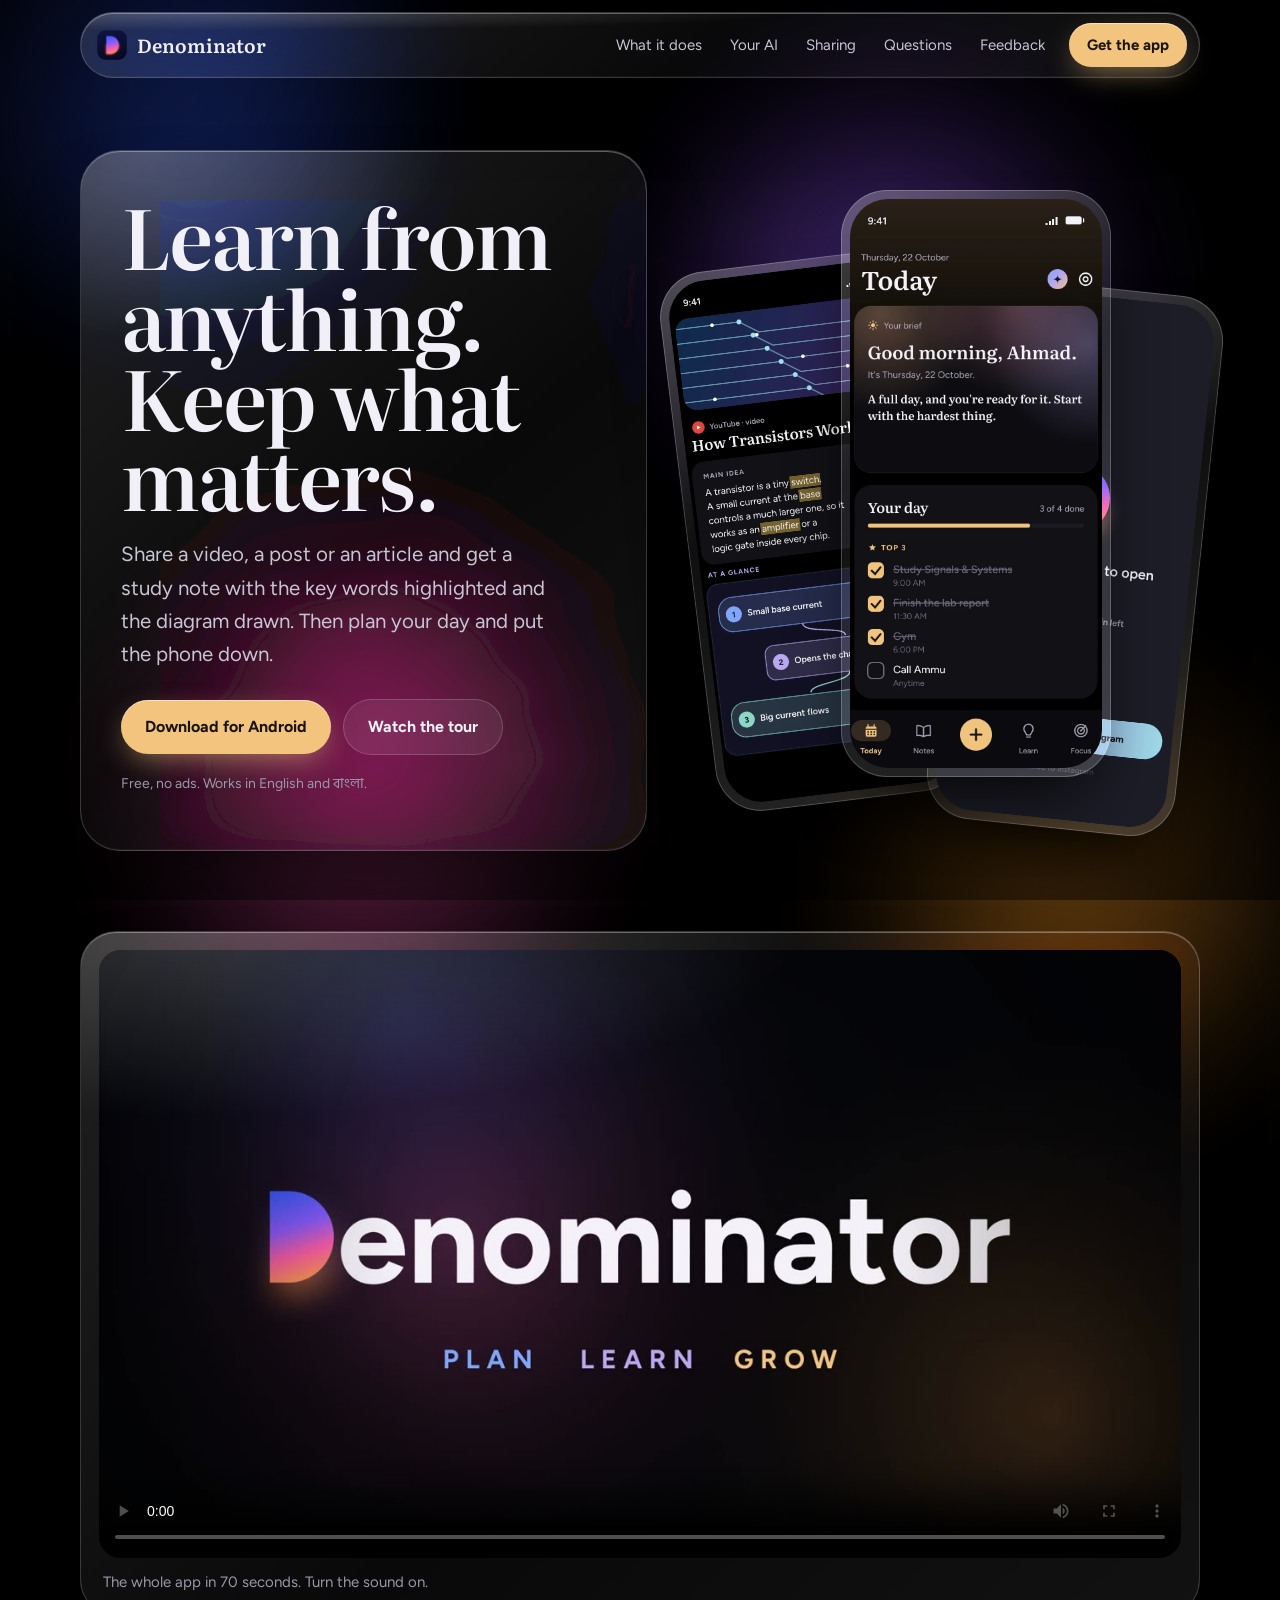
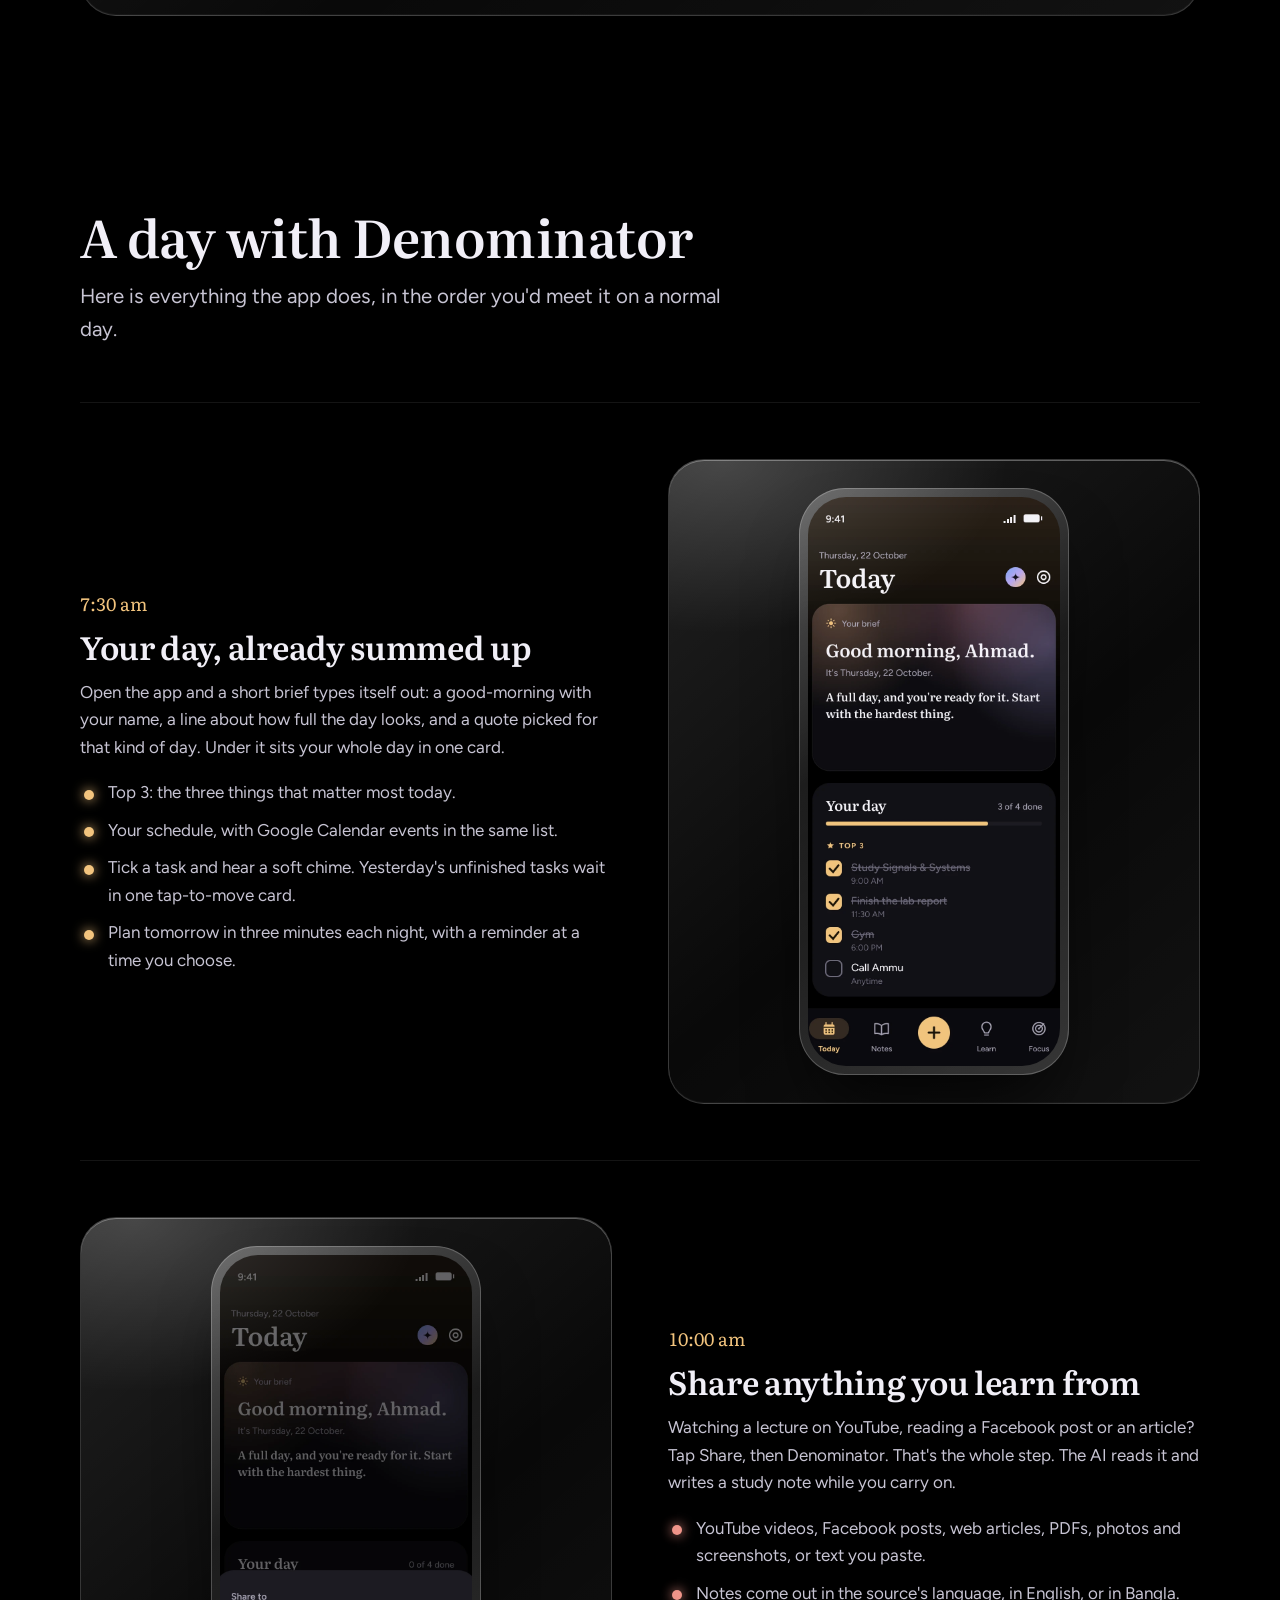
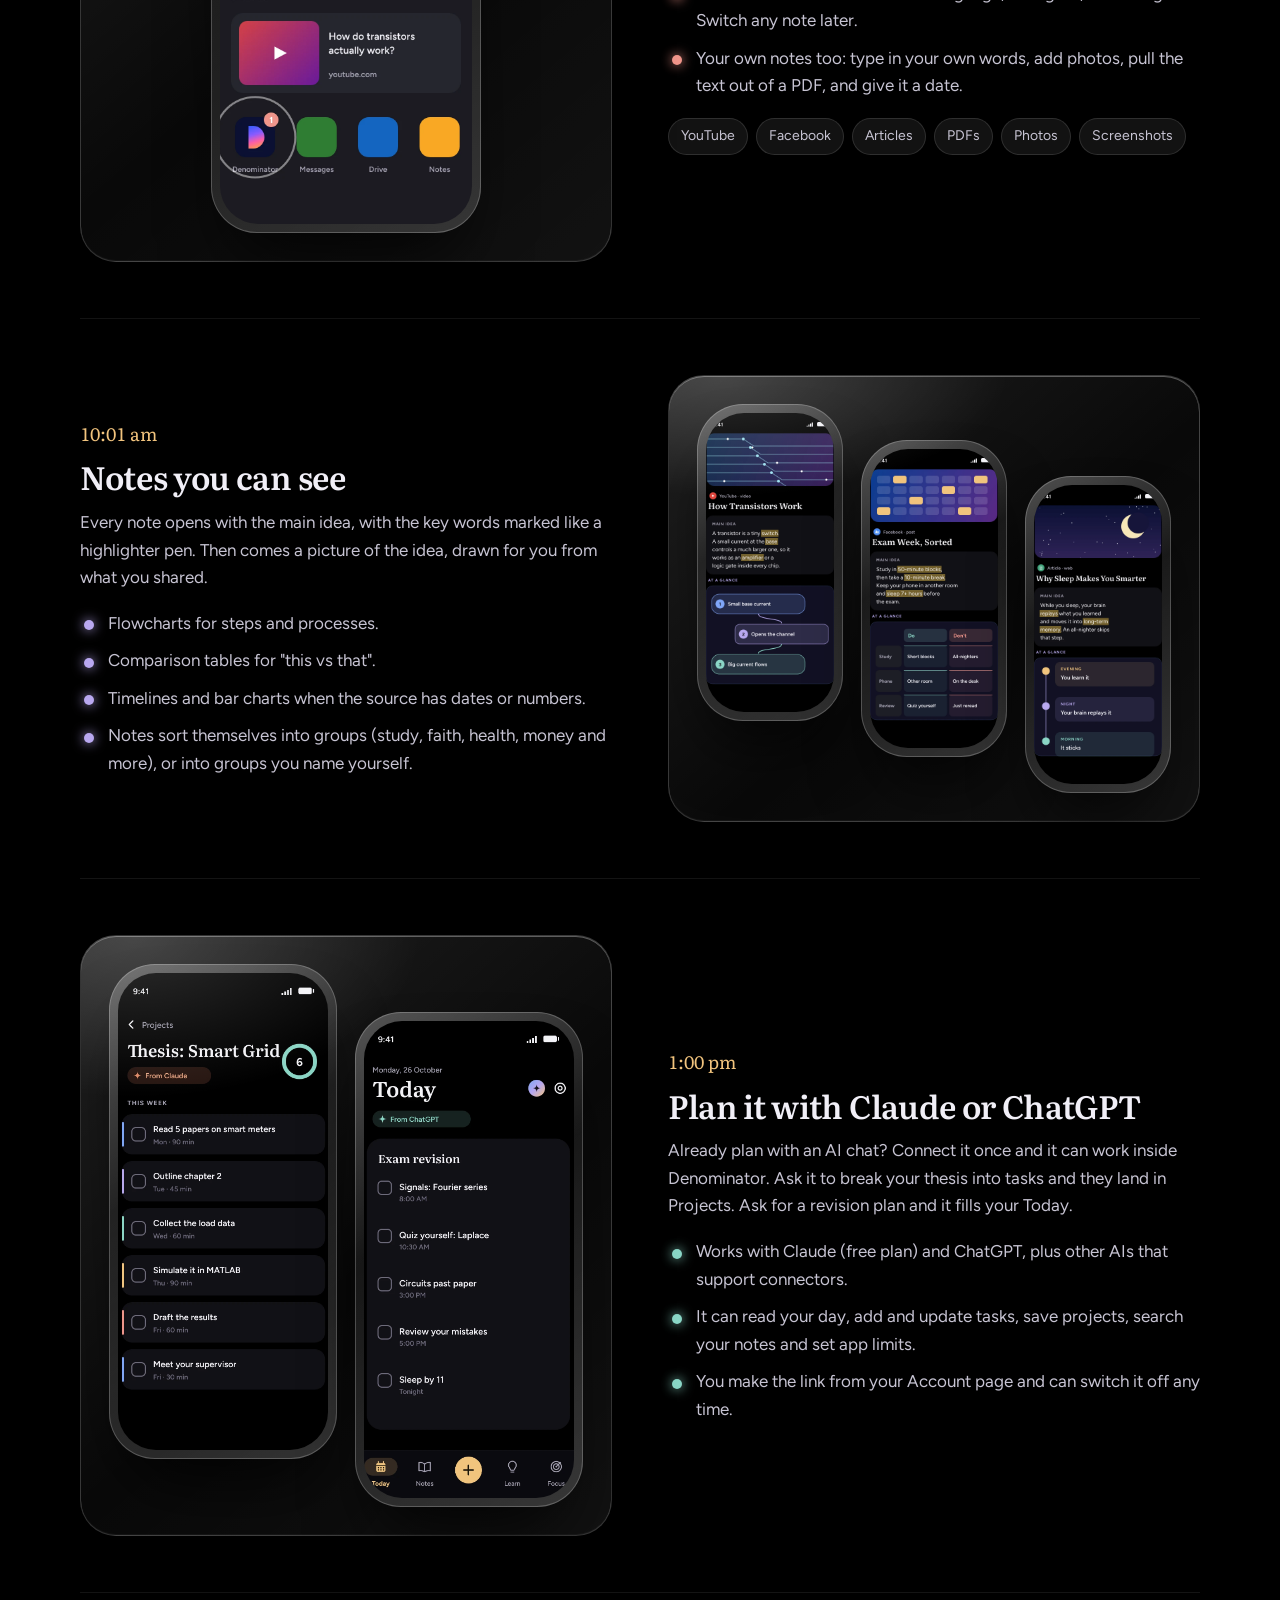
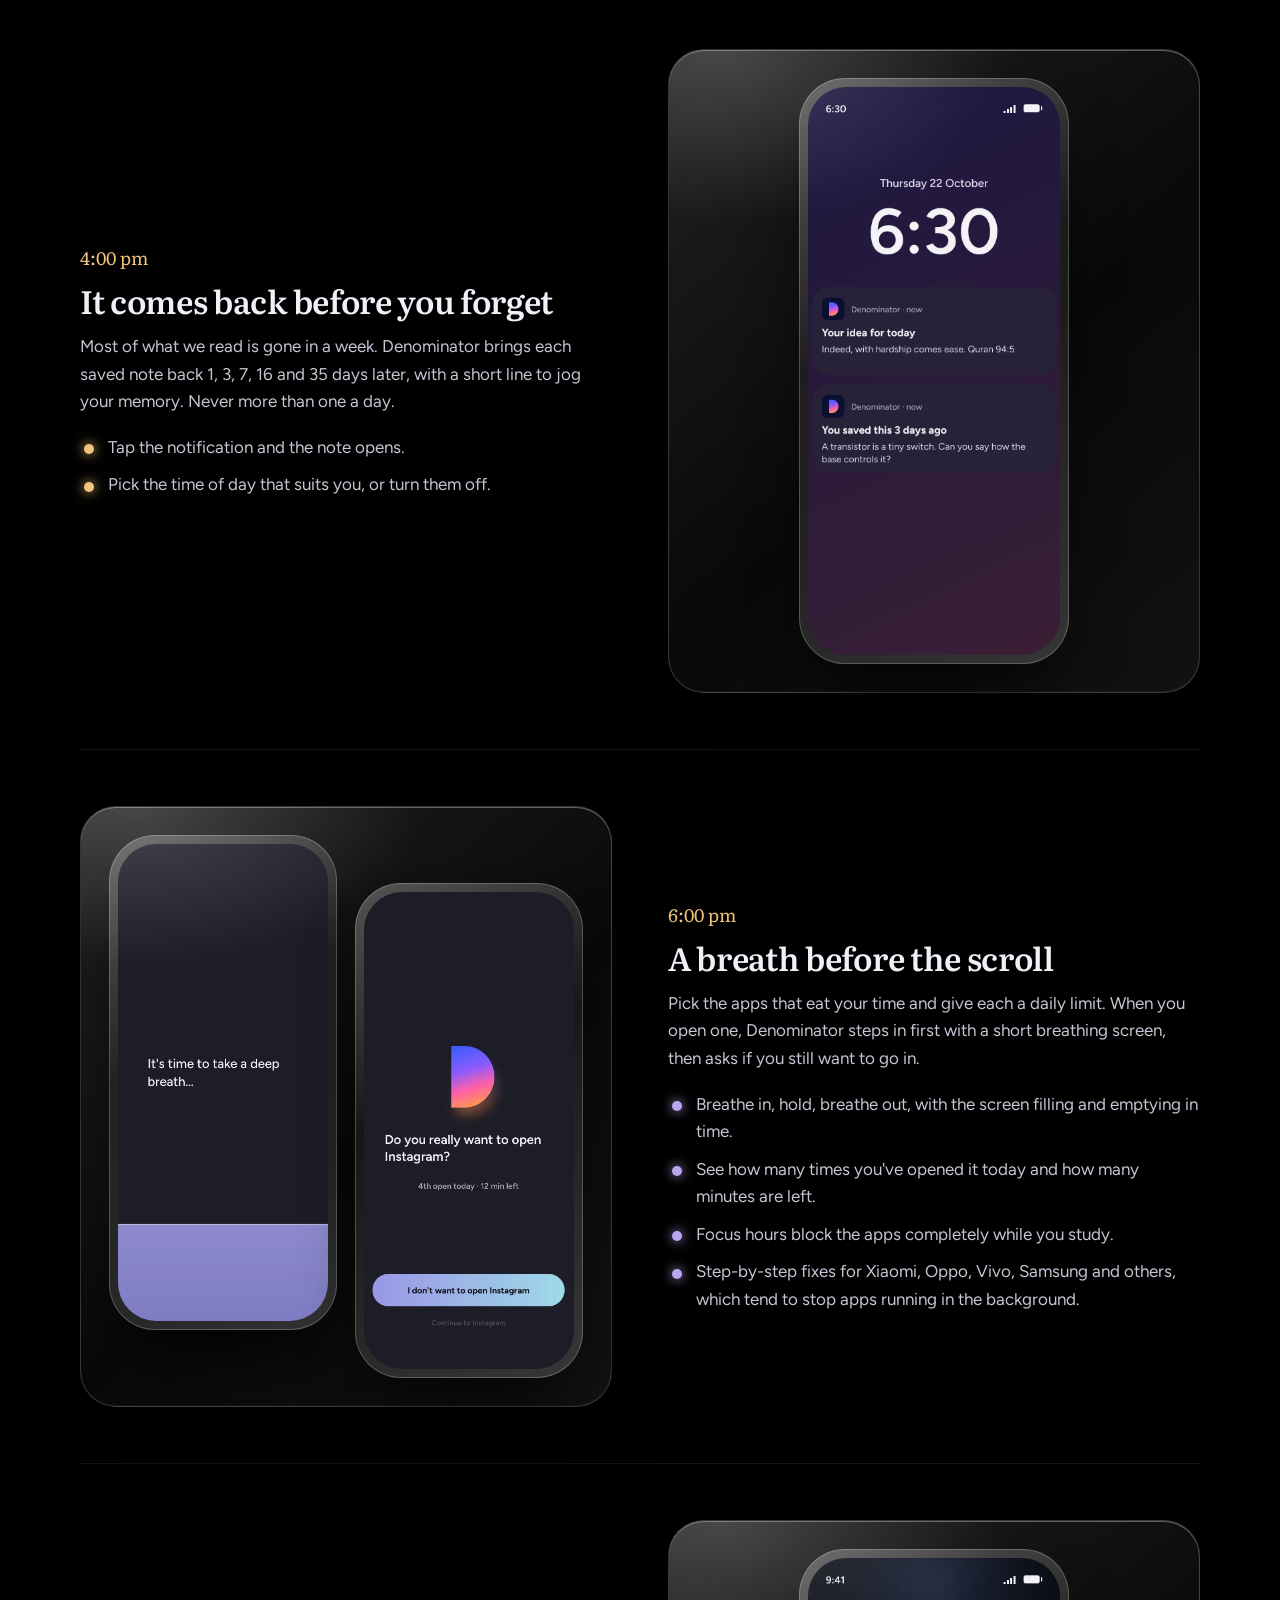
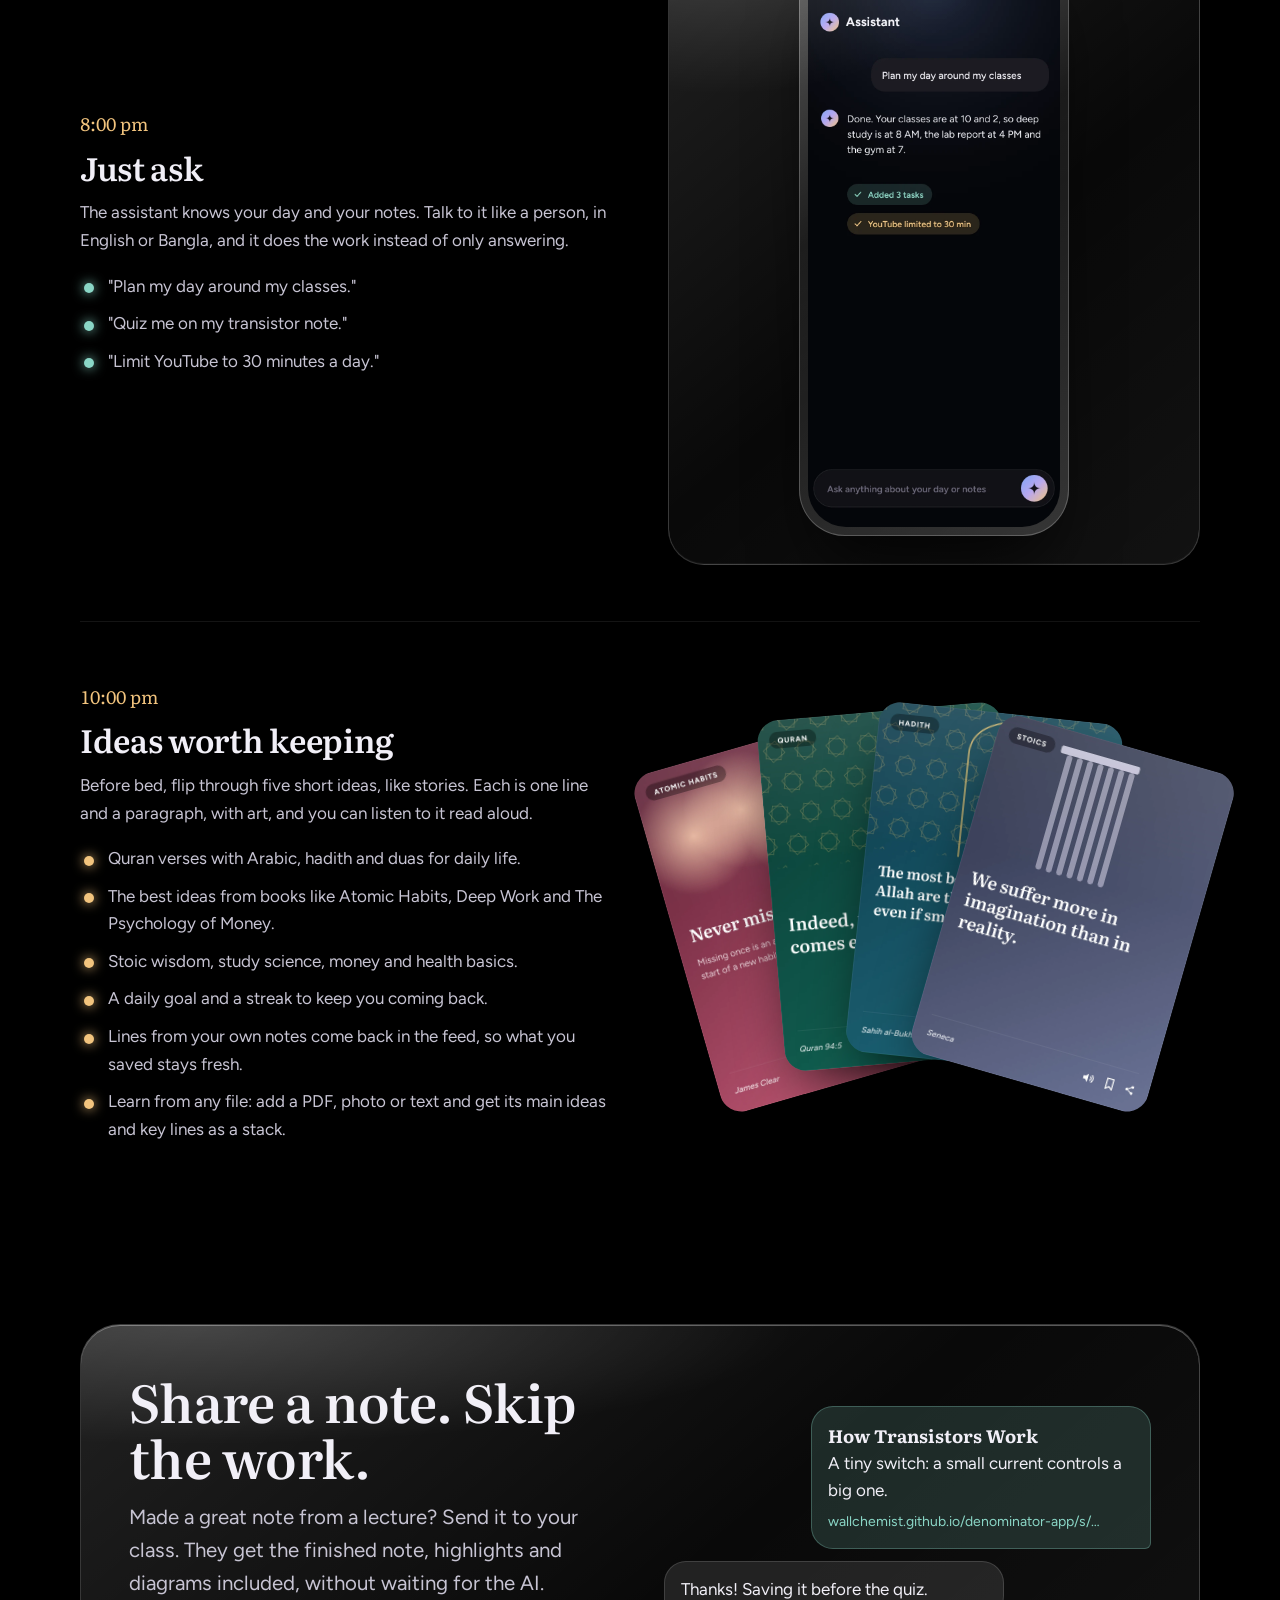
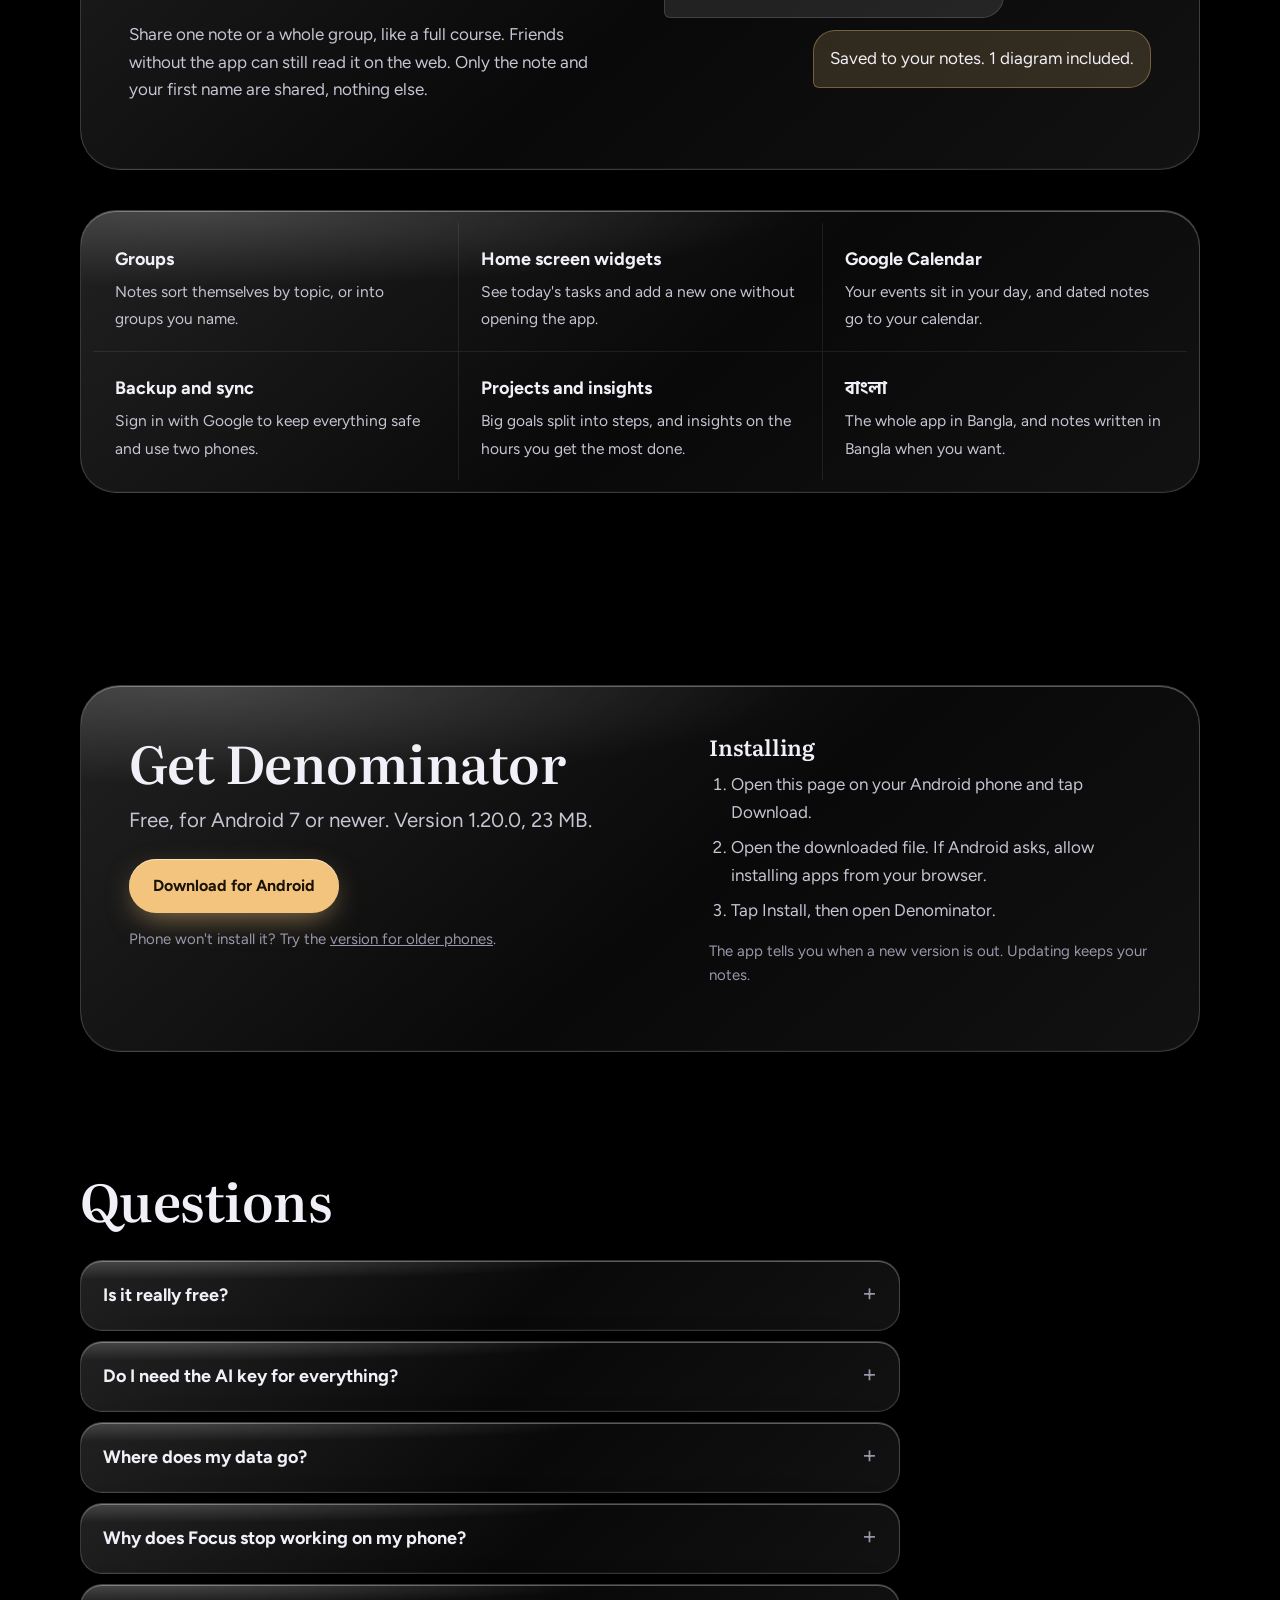
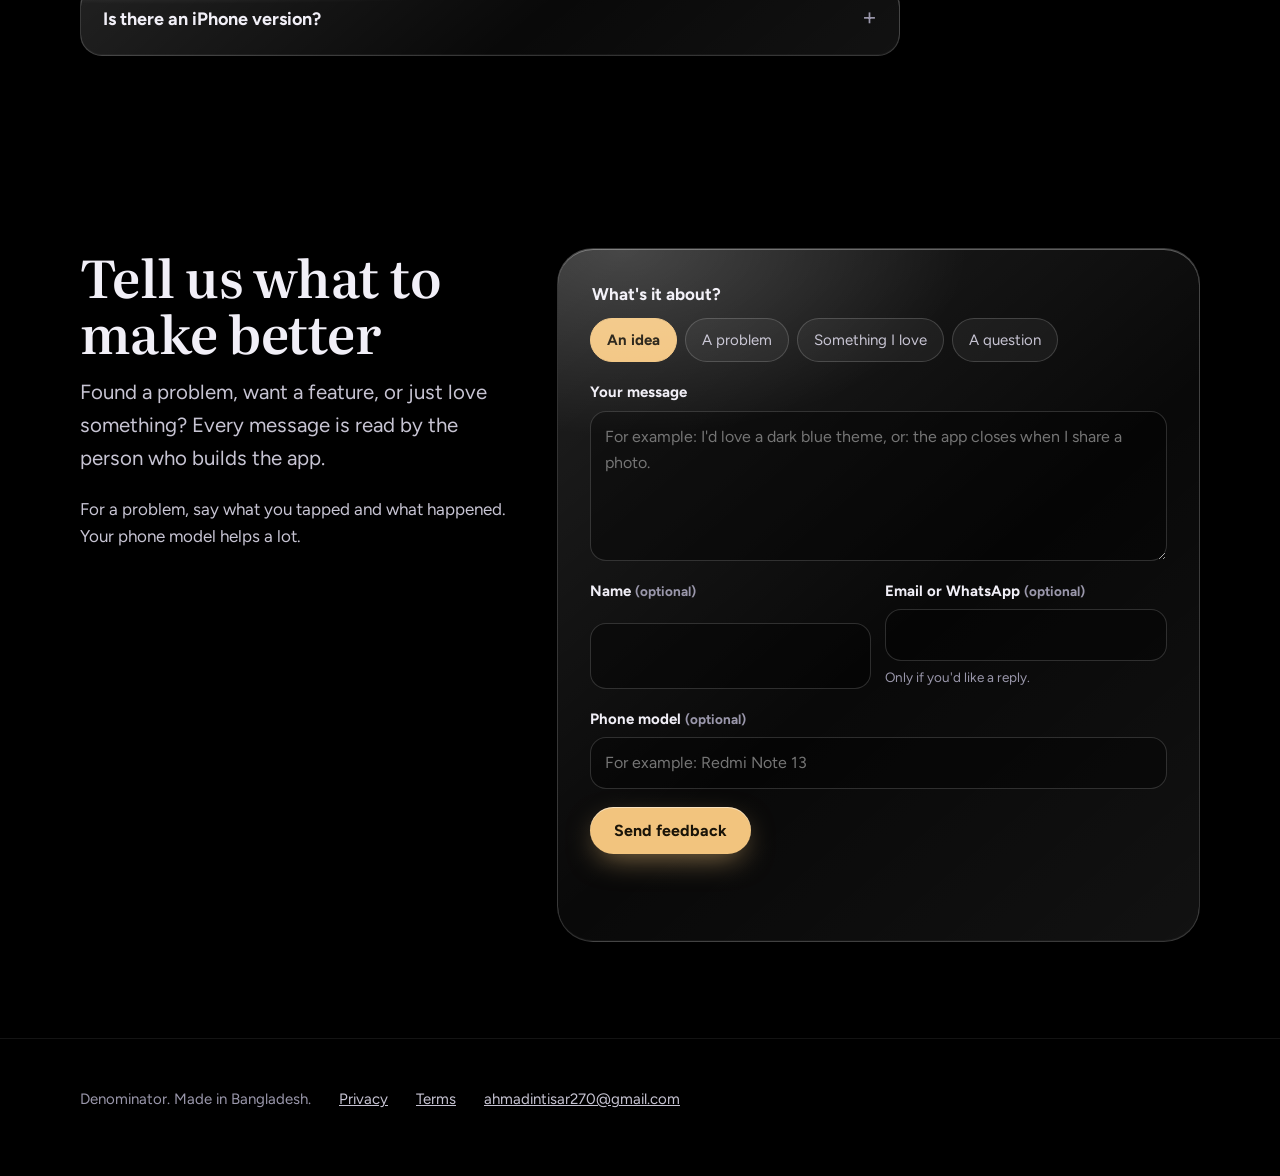
<file: index.html>
<!doctype html>
<html lang="en">
<head>
  <meta charset="utf-8">
  <meta name="viewport" content="width=device-width, initial-scale=1">
  <title>Denominator: learn from anything, plan your day, put the phone down</title>
  <meta name="description" content="A free Android app. Share a video, post or article and get a study note with highlights and diagrams. Plan your day, get reminded before you forget, and limit the apps that eat your time.">
  <meta property="og:title" content="Denominator">
  <meta property="og:description" content="Learn from anything. Plan your day. Put the phone down. Free for Android.">
  <meta property="og:image" content="https://wallchemist.github.io/denominator-app/media/launch-poster.jpg">
  <link rel="icon" href="icon.png">
  <link rel="preconnect" href="https://fonts.googleapis.com">
  <link rel="preconnect" href="https://fonts.gstatic.com" crossorigin>
  <link href="https://fonts.googleapis.com/css2?family=Figtree:wght@400;500;600;700&family=Literata:opsz,wght@7..72,500;7..72,600&family=Hind+Siliguri:wght@500;600&display=swap" rel="stylesheet">
  <link rel="stylesheet" href="style.css?v=5">
</head>
<body>
  <div class="aurora" aria-hidden="true"><i></i><i></i><i></i><i></i></div>
  <div class="grain" aria-hidden="true"></div>

  <!-- Bends the light behind the hero glass (Chromium browsers; others get plain frosted glass). -->
  <svg width="0" height="0" style="position:absolute" aria-hidden="true">
    <filter id="refract" x="0" y="0" width="100%" height="100%">
      <feTurbulence type="fractalNoise" baseFrequency="0.008 0.012" numOctaves="2" seed="7" result="n"/>
      <feGaussianBlur in="n" stdDeviation="2" result="nb"/>
      <feDisplacementMap in="SourceGraphic" in2="nb" scale="38" xChannelSelector="R" yChannelSelector="G"/>
    </filter>
  </svg>

  <nav class="nav glass" aria-label="Main">
    <a class="brand" href="#top"><img src="icon.png" alt="">Denominator</a>
    <ul>
      <li><a href="#day">What it does</a></li>
      <li><a href="#ai">Your AI</a></li>
      <li><a href="#share">Sharing</a></li>
      <li><a href="#questions">Questions</a></li>
      <li><a href="#feedback">Feedback</a></li>
    </ul>
    <a class="btn btn-candle" href="#get">Get the app</a>
  </nav>

  <main id="top">
    <div class="wrap hero">
      <div class="lens glass">
        <h1>Learn from anything. Keep what matters.</h1>
        <p class="lead">Share a video, a post or an article and get a study note with the key words highlighted and the diagram drawn. Then plan your day and put the phone down.</p>
        <div class="actions">
          <a class="btn btn-candle" href="download/Denominator.apk" download>Download for Android</a>
          <a class="btn btn-glass" href="#film">Watch the tour</a>
        </div>
        <p class="meta">Free, no ads. Works in English and বাংলা.</p>
      </div>
      <div class="stack" aria-hidden="true">
        <div class="phone"><img src="media/note-video.webp" alt=""></div>
        <div class="phone"><img src="media/today.webp" alt=""></div>
        <div class="phone"><img src="media/choice.webp" alt=""></div>
      </div>
    </div>

    <section id="film" style="padding-top:40px">
      <div class="wrap">
        <figure class="film glass" style="margin:0">
          <video controls playsinline preload="metadata" poster="media/launch-poster.jpg" style="width:100%;height:auto">
            <source src="media/launch-film.mp4" type="video/mp4">
            Your browser can't play this video. <a href="media/launch-film.mp4">Download it</a>.
          </video>
          <figcaption>The whole app in 70 seconds. Turn the sound on.</figcaption>
        </figure>
      </div>
    </section>

    <section id="day">
      <div class="wrap">
        <div class="day-intro read">
          <h2>A day with Denominator</h2>
          <p class="lead" style="margin-top:16px">Here is everything the app does, in the order you'd meet it on a normal day.</p>
        </div>

        <article class="moment">
          <div class="read">
            <div class="clock">7:30 am</div>
            <h3>Your day, already summed up</h3>
            <p class="soft">Open the app and a short brief types itself out: a good-morning with your name, a line about how full the day looks, and a quote picked for that kind of day. Under it sits your whole day in one card.</p>
            <ul style="--dot: var(--candle)">
              <li>Top 3: the three things that matter most today.</li>
              <li>Your schedule, with Google Calendar events in the same list.</li>
              <li>Tick a task and hear a soft chime. Yesterday's unfinished tasks wait in one tap-to-move card.</li>
              <li>Plan tomorrow in three minutes each night, with a reminder at a time you choose.</li>
            </ul>
          </div>
          <div class="shots glass"><div class="phone"><img src="media/today.webp" alt="The Today screen: a morning brief greeting Ahmad, and a Your day card with three ticked Top 3 tasks." loading="lazy"></div></div>
        </article>

        <article class="moment">
          <div class="read">
            <div class="clock">10:00 am</div>
            <h3>Share anything you learn from</h3>
            <p class="soft">Watching a lecture on YouTube, reading a Facebook post or an article? Tap Share, then Denominator. That's the whole step. The AI reads it and writes a study note while you carry on.</p>
            <ul style="--dot: var(--rose)">
              <li>YouTube videos, Facebook posts, web articles, PDFs, photos and screenshots, or text you paste.</li>
              <li>Notes come out in the source's language, in English, or in Bangla. Switch any note later.</li>
              <li>Your own notes too: type in your own words, add photos, pull the text out of a PDF, and give it a date.</li>
            </ul>
            <div class="chips"><span class="chip">YouTube</span><span class="chip">Facebook</span><span class="chip">Articles</span><span class="chip">PDFs</span><span class="chip">Photos</span><span class="chip">Screenshots</span></div>
          </div>
          <div class="shots glass"><div class="phone"><img src="media/share.webp" alt="Android's share menu with a YouTube video about transistors, and Denominator as the first app to share to." loading="lazy"></div></div>
        </article>

        <article class="moment">
          <div class="read">
            <div class="clock">10:01 am</div>
            <h3>Notes you can see</h3>
            <p class="soft">Every note opens with the main idea, with the key words marked like a highlighter pen. Then comes a picture of the idea, drawn for you from what you shared.</p>
            <ul style="--dot: var(--lavender)">
              <li>Flowcharts for steps and processes.</li>
              <li>Comparison tables for "this vs that".</li>
              <li>Timelines and bar charts when the source has dates or numbers.</li>
              <li>Notes sort themselves into groups (study, faith, health, money and more), or into groups you name yourself.</li>
            </ul>
          </div>
          <div class="shots glass three">
            <div class="phone"><img src="media/note-video.webp" alt="A note from a YouTube video with highlighted words and a three-step flowchart." loading="lazy"></div>
            <div class="phone"><img src="media/note-post.webp" alt="A note from a Facebook post with a Do and Don't comparison table." loading="lazy"></div>
            <div class="phone"><img src="media/note-article.webp" alt="A note from an article with an evening, night and morning timeline." loading="lazy"></div>
          </div>
        </article>

        <article class="moment" id="ai">
          <div class="read">
            <div class="clock">1:00 pm</div>
            <h3>Plan it with Claude or ChatGPT</h3>
            <p class="soft">Already plan with an AI chat? Connect it once and it can work inside Denominator. Ask it to break your thesis into tasks and they land in Projects. Ask for a revision plan and it fills your Today.</p>
            <ul style="--dot: var(--sea)">
              <li>Works with Claude (free plan) and ChatGPT, plus other AIs that support connectors.</li>
              <li>It can read your day, add and update tasks, save projects, search your notes and set app limits.</li>
              <li>You make the link from your Account page and can switch it off any time.</li>
            </ul>
          </div>
          <div class="shots glass two">
            <div class="phone"><img src="media/project.webp" alt="A project called Thesis: Smart Grid with six tasks, marked From Claude." loading="lazy"></div>
            <div class="phone"><img src="media/chatgpt.webp" alt="Today filled with an exam revision plan, marked From ChatGPT." loading="lazy"></div>
          </div>
        </article>

        <article class="moment">
          <div class="read">
            <div class="clock">4:00 pm</div>
            <h3>It comes back before you forget</h3>
            <p class="soft">Most of what we read is gone in a week. Denominator brings each saved note back 1, 3, 7, 16 and 35 days later, with a short line to jog your memory. Never more than one a day.</p>
            <ul style="--dot: var(--candle)">
              <li>Tap the notification and the note opens.</li>
              <li>Pick the time of day that suits you, or turn them off.</li>
            </ul>
          </div>
          <div class="shots glass"><div class="phone"><img src="media/reminder.webp" alt="The lock screen at 6:30 with two Denominator notifications: You saved this 3 days ago, and Your idea for today." loading="lazy"></div></div>
        </article>

        <article class="moment">
          <div class="read">
            <div class="clock">6:00 pm</div>
            <h3>A breath before the scroll</h3>
            <p class="soft">Pick the apps that eat your time and give each a daily limit. When you open one, Denominator steps in first with a short breathing screen, then asks if you still want to go in.</p>
            <ul style="--dot: var(--lavender)">
              <li>Breathe in, hold, breathe out, with the screen filling and emptying in time.</li>
              <li>See how many times you've opened it today and how many minutes are left.</li>
              <li>Focus hours block the apps completely while you study.</li>
              <li>Step-by-step fixes for Xiaomi, Oppo, Vivo, Samsung and others, which tend to stop apps running in the background.</li>
            </ul>
          </div>
          <div class="shots glass two">
            <div class="phone"><img src="media/breath.webp" alt="The pause screen asking you to take a deep breath while the screen fills with lavender." loading="lazy"></div>
            <div class="phone"><img src="media/choice.webp" alt="After the breath: Do you really want to open Instagram? with a button saying I don't want to open Instagram." loading="lazy"></div>
          </div>
        </article>

        <article class="moment">
          <div class="read">
            <div class="clock">8:00 pm</div>
            <h3>Just ask</h3>
            <p class="soft">The assistant knows your day and your notes. Talk to it like a person, in English or Bangla, and it does the work instead of only answering.</p>
            <ul style="--dot: var(--sea)">
              <li>"Plan my day around my classes."</li>
              <li>"Quiz me on my transistor note."</li>
              <li>"Limit YouTube to 30 minutes a day."</li>
            </ul>
          </div>
          <div class="shots glass"><div class="phone"><img src="media/assistant.webp" alt="The assistant replying to Plan my day around my classes, with chips saying Added 3 tasks and YouTube limited to 30 min." loading="lazy"></div></div>
        </article>

        <article class="moment">
          <div class="read">
            <div class="clock">10:00 pm</div>
            <h3>Ideas worth keeping</h3>
            <p class="soft">Before bed, flip through five short ideas, like stories. Each is one line and a paragraph, with art, and you can listen to it read aloud.</p>
            <ul style="--dot: var(--candle)">
              <li>Quran verses with Arabic, hadith and duas for daily life.</li>
              <li>The best ideas from books like Atomic Habits, Deep Work and The Psychology of Money.</li>
              <li>Stoic wisdom, study science, money and health basics.</li>
              <li>A daily goal and a streak to keep you coming back.</li>
              <li>Lines from your own notes come back in the feed, so what you saved stays fresh.</li>
              <li>Learn from any file: add a PDF, photo or text and get its main ideas and key lines as a stack.</li>
            </ul>
          </div>
          <div class="fan" aria-label="Four idea cards: a Quran verse, an Atomic Habits idea, a hadith and a Seneca quote.">
            <img src="media/idea-1.webp" alt="" loading="lazy">
            <img src="media/idea-0.webp" alt="" loading="lazy">
            <img src="media/idea-2.webp" alt="" loading="lazy">
            <img src="media/idea-3.webp" alt="" loading="lazy">
          </div>
        </article>
      </div>
    </section>

    <section id="share" style="padding-top:24px">
      <div class="wrap">
        <div class="share glass">
          <div class="read">
            <h2>Share a note. Skip the work.</h2>
            <p class="lead" style="margin-top:16px">Made a great note from a lecture? Send it to your class. They get the finished note, highlights and diagrams included, without waiting for the AI.</p>
            <p class="soft">Share one note or a whole group, like a full course. Friends without the app can still read it on the web. Only the note and your first name are shared, nothing else.</p>
          </div>
          <div class="thread" aria-label="Example of a shared note in a chat">
            <div class="bubble me"><b>How Transistors Work</b>A tiny switch: a small current controls a big one.<span class="link">wallchemist.github.io/denominator-app/s/…</span></div>
            <div class="bubble">Thanks! Saving it before the quiz.</div>
            <div class="bubble saved">Saved to your notes. 1 diagram included.</div>
          </div>
        </div>

        <div class="extras glass">
          <div><b>Groups</b><span>Notes sort themselves by topic, or into groups you name.</span></div>
          <div><b>Home screen widgets</b><span>See today's tasks and add a new one without opening the app.</span></div>
          <div><b>Google Calendar</b><span>Your events sit in your day, and dated notes go to your calendar.</span></div>
          <div><b>Backup and sync</b><span>Sign in with Google to keep everything safe and use two phones.</span></div>
          <div><b>Projects and insights</b><span>Big goals split into steps, and insights on the hours you get the most done.</span></div>
          <div><b>বাংলা</b><span>The whole app in Bangla, and notes written in Bangla when you want.</span></div>
        </div>
      </div>
    </section>

    <section id="get">
      <div class="wrap">
        <div class="get glass">
          <div>
            <h2>Get Denominator</h2>
            <p class="lead" style="margin-top:14px">Free, for Android 7 or newer. Version 1.20.0, 23 MB.</p>
            <div class="actions" style="margin-top:22px">
              <a class="btn btn-candle" href="download/Denominator.apk" download>Download for Android</a>
            </div>
            <p class="small">Phone won't install it? Try the <a href="download/Denominator-32bit.apk" download>version for older phones</a>.</p>
          </div>
          <div>
            <h3 style="font-size:22px;margin-bottom:12px">Installing</h3>
            <ol>
              <li>Open this page on your Android phone and tap Download.</li>
              <li>Open the downloaded file. If Android asks, allow installing apps from your browser.</li>
              <li>Tap Install, then open Denominator.</li>
            </ol>
            <p class="small">The app tells you when a new version is out. Updating keeps your notes.</p>
          </div>
        </div>
      </div>
    </section>

    <section id="questions" style="padding-top:24px">
      <div class="wrap">
        <h2>Questions</h2>
        <div class="faq">
          <details class="glass"><summary>Is it really free?</summary><p>Yes. No ads, no subscription. The AI notes use Google Gemini with a free key you get in a minute. The app walks you through it.</p></details>
          <details class="glass"><summary>Do I need the AI key for everything?</summary><p>No. Tasks, the brief, Focus, reminders, the Learn feed and saving shared notes all work without it. You only need it for making new notes and for the assistant.</p></details>
          <details class="glass"><summary>Where does my data go?</summary><p>It stays on your phone. If you sign in with Google, your tasks and notes are backed up to your own account so you don't lose them. When you make a note, what you shared is sent to Google Gemini to write it. Read the <a href="privacy.html">privacy policy</a>.</p></details>
          <details class="glass"><summary>Why does Focus stop working on my phone?</summary><p>Some phones close apps in the background to save battery. Denominator notices when this happens and shows the exact setting to change for your phone brand.</p></details>
          <details class="glass"><summary>Is there an iPhone version?</summary><p>Not yet. Denominator is Android only for now.</p></details>
        </div>
      </div>
    </section>

    <section id="feedback">
      <div class="wrap feedback">
        <div class="read">
          <h2>Tell us what to make better</h2>
          <p class="lead" style="margin-top:16px">Found a problem, want a feature, or just love something? Every message is read by the person who builds the app.</p>
          <p class="soft">For a problem, say what you tapped and what happened. Your phone model helps a lot.</p>
        </div>
        <form class="form glass" id="fb" novalidate>
          <fieldset class="kinds">
            <legend>What's it about?</legend>
            <label><input type="radio" name="kind" value="idea" checked><span>An idea</span></label>
            <label><input type="radio" name="kind" value="problem"><span>A problem</span></label>
            <label><input type="radio" name="kind" value="love"><span>Something I love</span></label>
            <label><input type="radio" name="kind" value="question"><span>A question</span></label>
          </fieldset>
          <div class="field">
            <label for="fb-msg">Your message</label>
            <textarea id="fb-msg" name="message" maxlength="3000" required placeholder="For example: I'd love a dark blue theme, or: the app closes when I share a photo."></textarea>
          </div>
          <div class="row">
            <div class="field"><label for="fb-name">Name <small>(optional)</small></label><input id="fb-name" name="name" maxlength="80" autocomplete="name"></div>
            <div class="field"><label for="fb-contact">Email or WhatsApp <small>(optional)</small></label><input id="fb-contact" name="contact" maxlength="120" autocomplete="email"><small>Only if you'd like a reply.</small></div>
          </div>
          <div class="field"><label for="fb-phone">Phone model <small>(optional)</small></label><input id="fb-phone" name="phone_model" maxlength="80" placeholder="For example: Redmi Note 13"></div>
          <input class="hp" type="text" name="website" tabindex="-1" autocomplete="off" aria-hidden="true">
          <div class="actions"><button class="btn btn-candle" type="submit" id="fb-send">Send feedback</button></div>
          <p class="status" id="fb-status" role="status" aria-live="polite"></p>
        </form>
      </div>
    </section>
  </main>

  <footer>
    <div class="wrap">
      <span>Denominator. Made in Bangladesh.</span>
      <a href="privacy.html">Privacy</a>
      <a href="terms.html">Terms</a>
      <a href="mailto:ahmadintisar270@gmail.com">ahmadintisar270@gmail.com</a>
    </div>
  </footer>

  <script>
  // Feedback goes straight into the app's Supabase "feedback" table.
  // The public key below can only add feedback; it can't read anything.
  (function () {
    const SB = 'https://pidfsvffhpdfxwbswrgx.supabase.co';
    const KEY = 'sb_publishable_IcRgAvxF61tFRFq1cVuGUg_4HKJJv-t';
    const form = document.getElementById('fb'), status = document.getElementById('fb-status'), send = document.getElementById('fb-send');
    const say = (text, cls) => { status.textContent = text; status.className = 'status ' + (cls || ''); };
    form.addEventListener('submit', async (e) => {
      e.preventDefault();
      const f = new FormData(form);
      if (f.get('website')) return; // a bot filled the hidden field
      const message = String(f.get('message') || '').trim();
      if (message.length < 5) { say('Write a little more so we can understand it.', 'err'); form.message.focus(); return; }
      const opt = k => { const v = String(f.get(k) || '').trim(); return v || null; };
      send.disabled = true; say('Sending…');
      try {
        const r = await fetch(SB + '/rest/v1/feedback', {
          method: 'POST',
          headers: { apikey: KEY, Authorization: 'Bearer ' + KEY, 'Content-Type': 'application/json', Prefer: 'return=minimal' },
          body: JSON.stringify({ kind: f.get('kind'), message, name: opt('name'), contact: opt('contact'), phone_model: opt('phone_model') }),
        });
        if (!r.ok) throw new Error(r.status);
        form.reset(); say('Sent. Thank you, it really helps.', 'ok');
      } catch (err) {
        const mail = 'mailto:ahmadintisar270@gmail.com?subject=' + encodeURIComponent('Denominator feedback') + '&body=' + encodeURIComponent(message);
        status.className = 'status err';
        status.innerHTML = 'Couldn\'t send it right now. <a href="' + mail + '">Email it instead</a>, your message is already filled in.';
      } finally { send.disabled = false; }
    });
  })();
  </script>
</body>
</html>
</file>
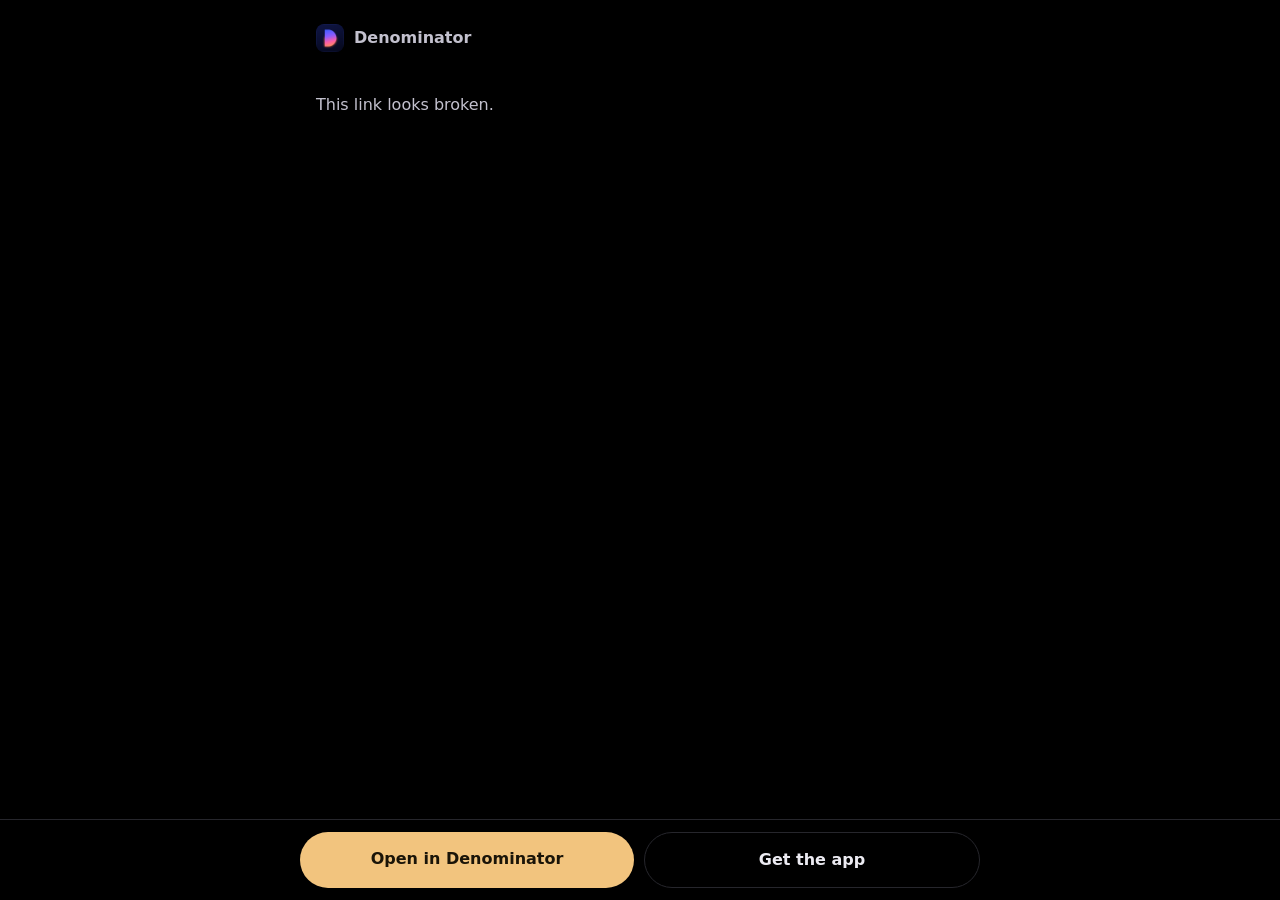
<file: s/index.html>
<!doctype html>
<html lang="en">
<head>
<meta charset="utf-8">
<meta name="viewport" content="width=device-width, initial-scale=1">
<title>Shared note · Denominator</title>
<meta name="description" content="A study note shared from Denominator.">
<link rel="icon" href="../icon.png">
<style>
  :root { --bg:#000; --card:#111114; --line:#26262C; --text:#ECEBF2; --soft:#C3C1CE; --muted:#8F8DA0; --accent:#F2C47E; --moon:#B9A8F0; --teal:#8AD6C6; --mark:rgba(255,213,79,.36); }
  * { box-sizing: border-box; }
  body { margin:0; background:var(--bg); color:var(--text); font:16px/1.6 system-ui,-apple-system,"Segoe UI",Roboto,"Hind Siliguri",sans-serif; }
  main { max-width:680px; margin:0 auto; padding:24px 16px 120px; }
  .brand { display:flex; align-items:center; gap:10px; color:var(--soft); text-decoration:none; font-weight:600; }
  .brand img { width:28px; height:28px; border-radius:8px; }
  h1 { font-family:Georgia,serif; font-size:30px; line-height:1.2; margin:24px 0 6px; }
  .meta { color:var(--muted); font-size:14px; }
  .hook { color:var(--accent); font-weight:600; margin:14px 0 0; }
  .card { background:var(--card); border-radius:22px; padding:18px 18px 8px; margin:16px 0; }
  .label { font-size:12px; letter-spacing:1.2px; font-weight:700; color:var(--muted); text-transform:uppercase; margin:0 0 8px; }
  mark { background:var(--mark); color:inherit; padding:0 2px; border-radius:3px; }
  ul { padding-left:20px; margin:0 0 10px; } li { margin:4px 0; }
  .flow { list-style:none; padding:0; counter-reset:s; }
  .flow li { counter-increment:s; background:rgba(127,166,248,.12); border:1px solid rgba(127,166,248,.4); border-radius:14px; padding:10px 12px 10px 46px; position:relative; margin:0 0 10px; }
  .flow li::before { content:counter(s); position:absolute; left:12px; top:10px; width:24px; height:24px; border-radius:50%; background:var(--moon); color:#15131C; font-weight:800; font-size:13px; display:grid; place-items:center; }
  .note + .note { border-top:1px solid var(--line); margin-top:28px; padding-top:8px; }
  .bar { position:fixed; left:0; right:0; bottom:0; background:rgba(0,0,0,.92); border-top:1px solid var(--line); padding:12px 16px calc(12px + env(safe-area-inset-bottom)); }
  .bar div { max-width:680px; margin:0 auto; display:flex; gap:10px; }
  .btn { flex:1; text-align:center; padding:14px; border-radius:999px; font-weight:700; text-decoration:none; }
  .primary { background:var(--accent); color:#1A1408; } .ghost { border:1px solid var(--line); color:var(--text); }
  .msg { color:var(--soft); margin-top:40px; }
</style>
</head>
<body>
<main>
  <a class="brand" href="../"><img src="../icon.png" alt="">Denominator</a>
  <div id="out"><p class="msg">Loading…</p></div>
</main>
<nav class="bar"><div>
  <a class="btn primary" id="open" href="#">Open in Denominator</a>
  <a class="btn ghost" href="../">Get the app</a>
</div></nav>
<script>
// Supabase public (publishable) key: it can only read links people chose to share.
const SB = 'https://pidfsvffhpdfxwbswrgx.supabase.co';
const KEY = 'sb_publishable_IcRgAvxF61tFRFq1cVuGUg_4HKJJv-t';
const id = new URLSearchParams(location.search).get('id') || '';
const out = document.getElementById('out');
document.getElementById('open').href = 'com.denominator.denominator://share/' + encodeURIComponent(id);

const esc = s => String(s ?? '').replace(/[&<>"']/g, c => ({'&':'&amp;','<':'&lt;','>':'&gt;','"':'&quot;',"'":'&#39;'}[c]));
const marked = s => esc(s).replace(/\*\*(.+?)\*\*/g, '<mark>$1</mark>');
const list = v => { if (typeof v === 'string') { try { v = JSON.parse(v); } catch { v = []; } } return Array.isArray(v) ? v : []; };

function noteHtml(n) {
  const concepts = list(n.key_concepts), takeaways = list(n.takeaways), diagrams = list(n.diagrams);
  const flow = diagrams.find(d => d && d.type === 'flow');
  let h = `<section class="note"><h1>${esc(n.title)}</h1>`;
  if (n.hook) h += `<p class="hook">${marked(n.hook)}</p>`;
  if (n.main_idea) h += `<div class="card"><p class="label">Main idea</p><p>${marked(n.main_idea)}</p></div>`;
  if (n.body) h += `<div class="card"><p>${marked(n.body)}</p></div>`;
  if (flow && list(flow.steps).length) h += `<div class="card"><p class="label">At a glance</p><ol class="flow">${list(flow.steps).map(s => `<li>${marked(s)}</li>`).join('')}</ol></div>`;
  if (concepts.length) h += `<div class="card"><p class="label">Key ideas</p><ul>${concepts.map(c => `<li>${marked(c)}</li>`).join('')}</ul></div>`;
  if (takeaways.length) h += `<div class="card"><p class="label">Takeaways</p><ul>${takeaways.map(c => `<li>${marked(c)}</li>`).join('')}</ul></div>`;
  return h + '</section>';
}

(async () => {
  if (!/^[A-Za-z0-9]{6,20}$/.test(id)) { out.innerHTML = '<p class="msg">This link looks broken.</p>'; return; }
  try {
    const r = await fetch(`${SB}/rest/v1/shared_notes?id=eq.${id}&revoked=is.false&select=kind,title,data`, { headers: { apikey: KEY } });
    const rows = await r.json();
    if (!Array.isArray(rows) || !rows.length) { out.innerHTML = '<p class="msg">This link was turned off or doesn\'t exist.</p>'; return; }
    const { kind, title, data } = rows[0];
    const notes = kind === 'group' ? list(data.notes) : [data.note];
    document.title = `${title} · Denominator`;
    let h = data.by ? `<p class="meta">Shared by ${esc(data.by)}${kind === 'group' ? ` · ${notes.length} notes in “${esc(title)}”` : ''}</p>` : '';
    out.innerHTML = h + notes.filter(Boolean).map(noteHtml).join('');
  } catch { out.innerHTML = '<p class="msg">Couldn\'t load it. Check your internet and try again.</p>'; }
})();
</script>
</body>
</html>
</file>
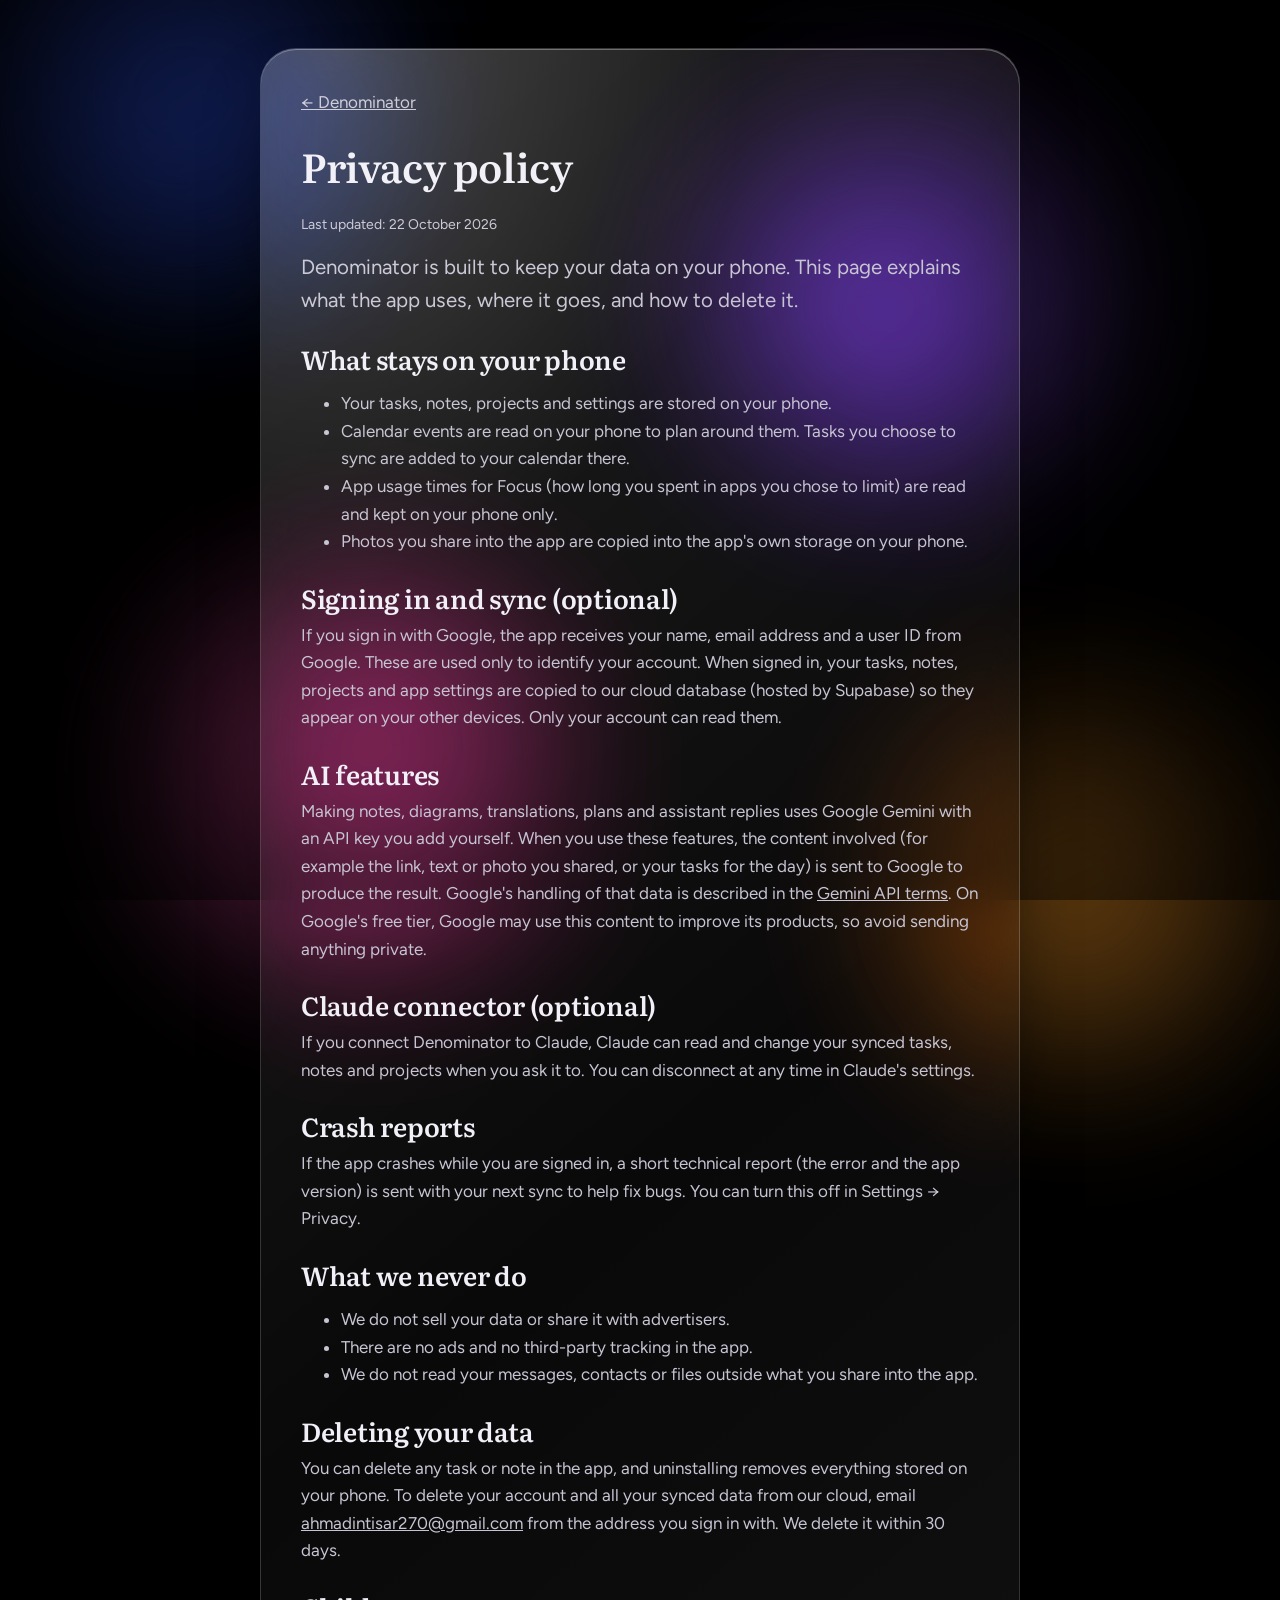
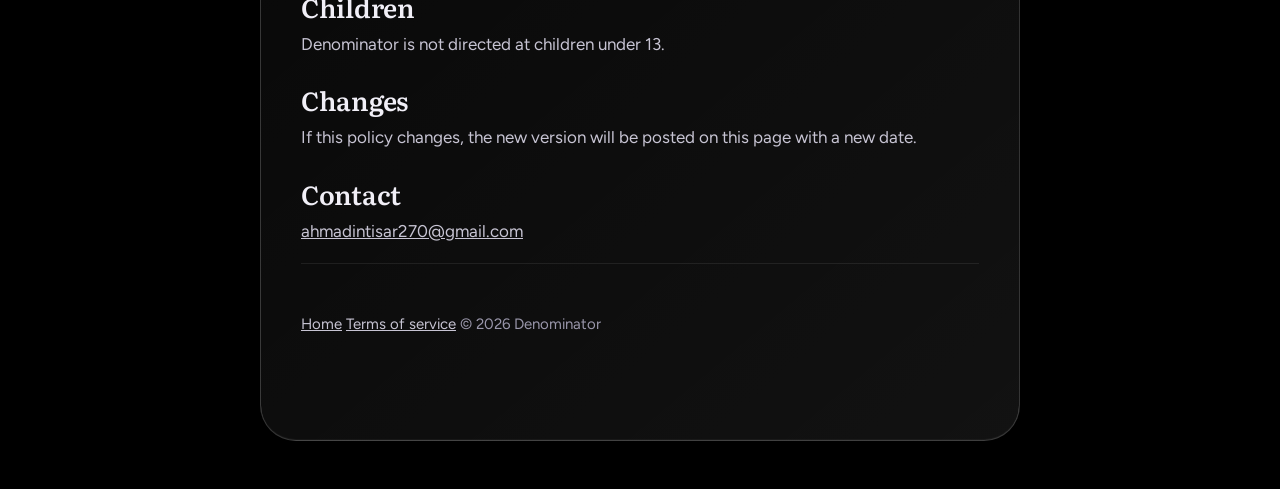
<file: privacy.html>
<!doctype html>
<html lang="en">
<head>
  <meta charset="utf-8">
  <meta name="viewport" content="width=device-width, initial-scale=1">
  <title>Privacy policy · Denominator</title>
  <meta name="description" content="How the Denominator app handles your data.">
  <link rel="icon" href="icon.png">
  <link rel="preconnect" href="https://fonts.googleapis.com">
  <link href="https://fonts.googleapis.com/css2?family=Figtree:wght@400;600&family=Literata:wght@600&display=swap" rel="stylesheet">
  <link rel="stylesheet" href="style.css?v=5">
</head>
<body>
  <div class="aurora" aria-hidden="true"><i></i><i></i><i></i><i></i></div><div class="grain" aria-hidden="true"></div>
  <main class="page glass">
    <p><a href="index.html">← Denominator</a></p>
    <h1>Privacy policy</h1>
    <p class="small">Last updated: 22 October 2026</p>

    <p class="lead">Denominator is built to keep your data on your phone. This page explains what the app uses, where it goes, and how to delete it.</p>

    <h2>What stays on your phone</h2>
    <ul>
      <li>Your tasks, notes, projects and settings are stored on your phone.</li>
      <li>Calendar events are read on your phone to plan around them. Tasks you choose to sync are added to your calendar there.</li>
      <li>App usage times for Focus (how long you spent in apps you chose to limit) are read and kept on your phone only.</li>
      <li>Photos you share into the app are copied into the app's own storage on your phone.</li>
    </ul>

    <h2>Signing in and sync (optional)</h2>
    <p>If you sign in with Google, the app receives your name, email address and a user ID from Google. These are used only to identify your account. When signed in, your tasks, notes, projects and app settings are copied to our cloud database (hosted by Supabase) so they appear on your other devices. Only your account can read them.</p>

    <h2>AI features</h2>
    <p>Making notes, diagrams, translations, plans and assistant replies uses Google Gemini with an API key you add yourself. When you use these features, the content involved (for example the link, text or photo you shared, or your tasks for the day) is sent to Google to produce the result. Google's handling of that data is described in the <a href="https://ai.google.dev/gemini-api/terms">Gemini API terms</a>. On Google's free tier, Google may use this content to improve its products, so avoid sending anything private.</p>

    <h2>Claude connector (optional)</h2>
    <p>If you connect Denominator to Claude, Claude can read and change your synced tasks, notes and projects when you ask it to. You can disconnect at any time in Claude's settings.</p>

    <h2>Crash reports</h2>
    <p>If the app crashes while you are signed in, a short technical report (the error and the app version) is sent with your next sync to help fix bugs. You can turn this off in Settings → Privacy.</p>

    <h2>What we never do</h2>
    <ul>
      <li>We do not sell your data or share it with advertisers.</li>
      <li>There are no ads and no third-party tracking in the app.</li>
      <li>We do not read your messages, contacts or files outside what you share into the app.</li>
    </ul>

    <h2>Deleting your data</h2>
    <p>You can delete any task or note in the app, and uninstalling removes everything stored on your phone. To delete your account and all your synced data from our cloud, email <a href="mailto:ahmadintisar270@gmail.com">ahmadintisar270@gmail.com</a> from the address you sign in with. We delete it within 30 days.</p>

    <h2>Children</h2>
    <p>Denominator is not directed at children under 13.</p>

    <h2>Changes</h2>
    <p>If this policy changes, the new version will be posted on this page with a new date.</p>

    <h2>Contact</h2>
    <p><a href="mailto:ahmadintisar270@gmail.com">ahmadintisar270@gmail.com</a></p>

    <footer>
      <a href="index.html">Home</a>
      <a href="terms.html">Terms of service</a>
      <span>© 2026 Denominator</span>
    </footer>
  </main>
</body>
</html>
</file>
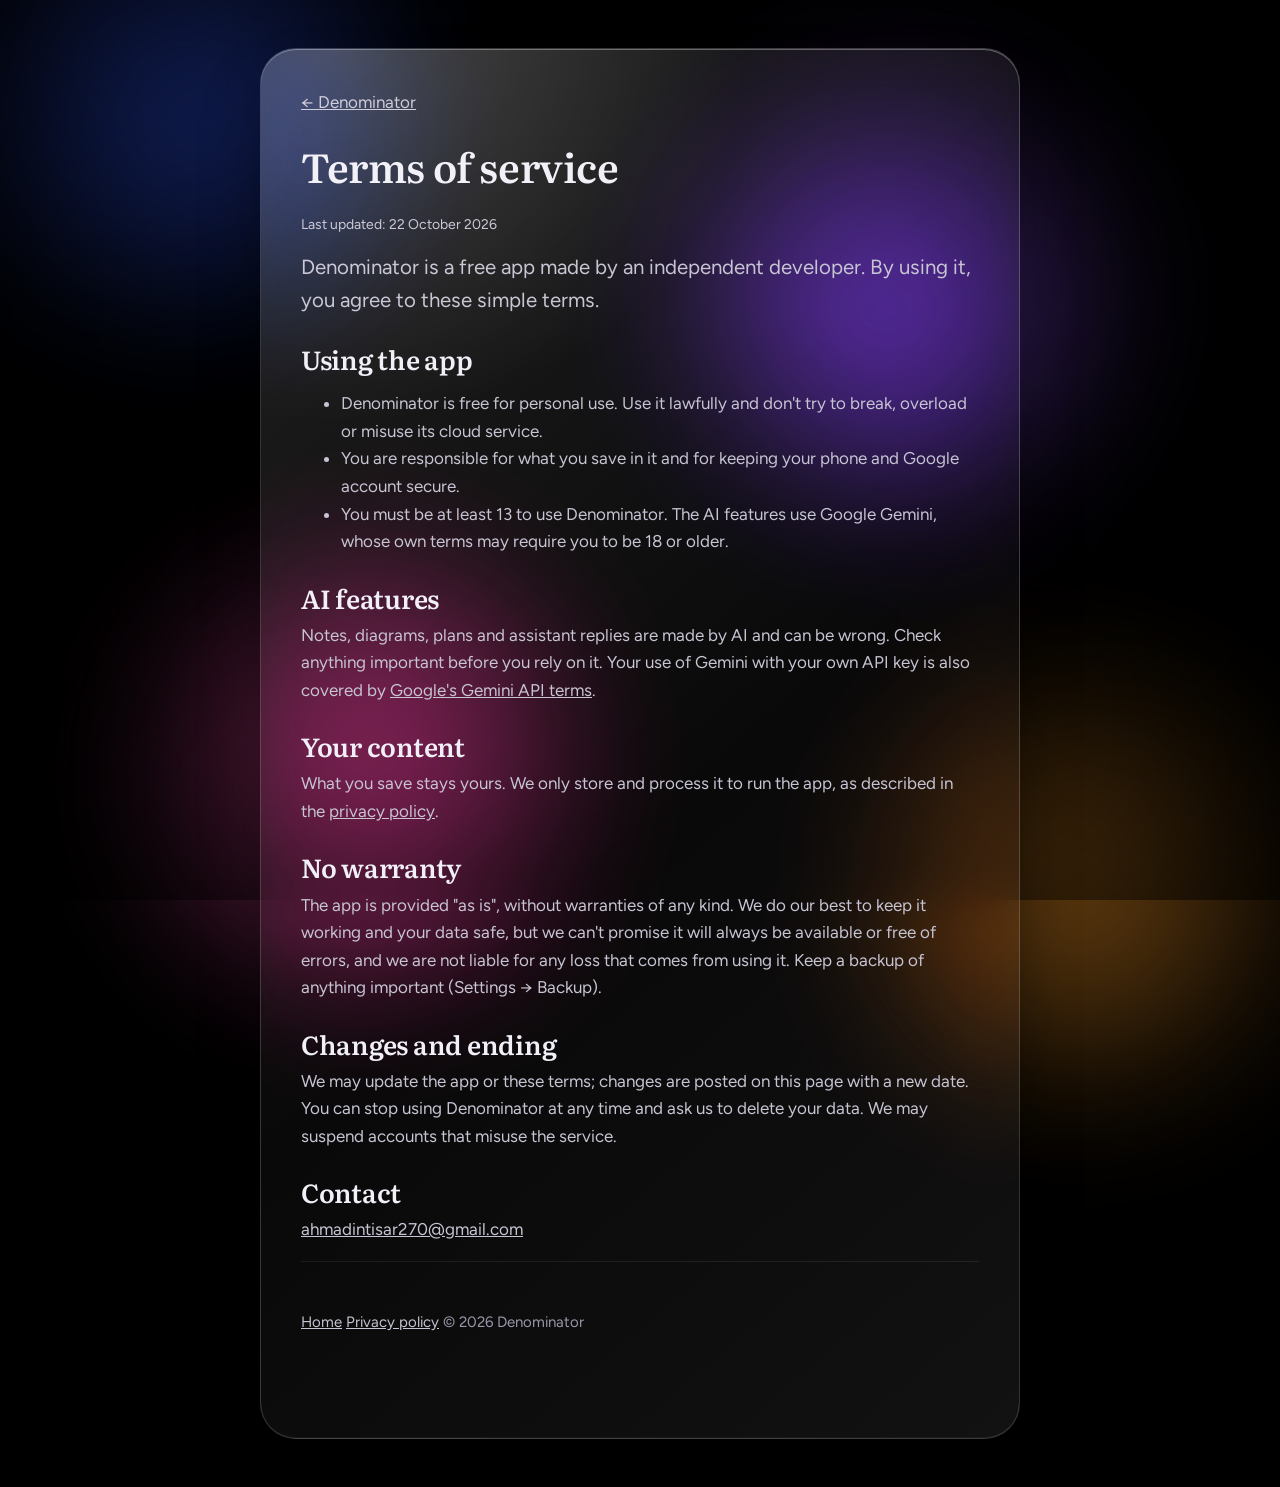
<file: terms.html>
<!doctype html>
<html lang="en">
<head>
  <meta charset="utf-8">
  <meta name="viewport" content="width=device-width, initial-scale=1">
  <title>Terms of service · Denominator</title>
  <meta name="description" content="The terms for using the Denominator app.">
  <link rel="icon" href="icon.png">
  <link rel="preconnect" href="https://fonts.googleapis.com">
  <link href="https://fonts.googleapis.com/css2?family=Figtree:wght@400;600&family=Literata:wght@600&display=swap" rel="stylesheet">
  <link rel="stylesheet" href="style.css?v=5">
</head>
<body>
  <div class="aurora" aria-hidden="true"><i></i><i></i><i></i><i></i></div><div class="grain" aria-hidden="true"></div>
  <main class="page glass">
    <p><a href="index.html">← Denominator</a></p>
    <h1>Terms of service</h1>
    <p class="small">Last updated: 22 October 2026</p>

    <p class="lead">Denominator is a free app made by an independent developer. By using it, you agree to these simple terms.</p>

    <h2>Using the app</h2>
    <ul>
      <li>Denominator is free for personal use. Use it lawfully and don't try to break, overload or misuse its cloud service.</li>
      <li>You are responsible for what you save in it and for keeping your phone and Google account secure.</li>
      <li>You must be at least 13 to use Denominator. The AI features use Google Gemini, whose own terms may require you to be 18 or older.</li>
    </ul>

    <h2>AI features</h2>
    <p>Notes, diagrams, plans and assistant replies are made by AI and can be wrong. Check anything important before you rely on it. Your use of Gemini with your own API key is also covered by <a href="https://ai.google.dev/gemini-api/terms">Google's Gemini API terms</a>.</p>

    <h2>Your content</h2>
    <p>What you save stays yours. We only store and process it to run the app, as described in the <a href="privacy.html">privacy policy</a>.</p>

    <h2>No warranty</h2>
    <p>The app is provided "as is", without warranties of any kind. We do our best to keep it working and your data safe, but we can't promise it will always be available or free of errors, and we are not liable for any loss that comes from using it. Keep a backup of anything important (Settings → Backup).</p>

    <h2>Changes and ending</h2>
    <p>We may update the app or these terms; changes are posted on this page with a new date. You can stop using Denominator at any time and ask us to delete your data. We may suspend accounts that misuse the service.</p>

    <h2>Contact</h2>
    <p><a href="mailto:ahmadintisar270@gmail.com">ahmadintisar270@gmail.com</a></p>

    <footer>
      <a href="index.html">Home</a>
      <a href="privacy.html">Privacy policy</a>
      <span>© 2026 Denominator</span>
    </footer>
  </main>
</body>
</html>
</file>
<file: style.css>
/* Denominator website. One idea: the app's own D-gradient light, seen through glass.
   Colors come from the app (ink black, candlelight, sea, lavender); type is the
   app's own pair: Literata for headings, Figtree for reading. */
:root {
  --ink: #000;
  --text: #F1EFF7;
  --soft: #C7C4D3;
  --muted: #9A97AB;
  --candle: #F2C47E;
  --sea: #8AD6C6;
  --lavender: #B9A8F0;
  --rose: #F0958A;
  --d1: #3D5CFF; --d2: #8C5CFF; --d3: #FF5FA8; --d4: #FFA046;
  --glass: linear-gradient(140deg, rgba(255,255,255,.13), rgba(255,255,255,.035) 55%, rgba(255,255,255,.07));
  --edge: rgba(255,255,255,.17);
  --serif: "Literata", Georgia, serif;
  --sans: "Figtree", "Hind Siliguri", system-ui, sans-serif;
  color-scheme: dark;
}
* { box-sizing: border-box; }
html { scroll-behavior: smooth; overflow-x: clip; }
body { margin: 0; background: var(--ink); color: var(--text); font: 17px/1.62 var(--sans); -webkit-font-smoothing: antialiased; overflow-x: hidden; }
img, video { max-width: 100%; display: block; }
a { color: inherit; }
:focus-visible { outline: 2px solid var(--candle); outline-offset: 3px; border-radius: 8px; }

/* ---------- the light behind the glass ---------- */
.aurora { position: fixed; inset: -20vmax; z-index: -1; pointer-events: none; filter: blur(60px) saturate(130%); opacity: .55; }
.aurora i { position: absolute; width: 46vmax; height: 46vmax; border-radius: 50%; mix-blend-mode: screen; animation: drift 38s ease-in-out infinite alternate; }
.aurora i:nth-child(1) { background: radial-gradient(circle, var(--d1), transparent 65%); left: 8%; top: 4%; }
.aurora i:nth-child(2) { background: radial-gradient(circle, var(--d2), transparent 65%); left: 48%; top: 18%; animation-delay: -12s; }
.aurora i:nth-child(3) { background: radial-gradient(circle, var(--d3), transparent 65%); left: 18%; top: 52%; animation-delay: -24s; }
.aurora i:nth-child(4) { background: radial-gradient(circle, var(--d4), transparent 62%); left: 58%; top: 60%; animation-delay: -6s; opacity: .8; }
@keyframes drift { to { transform: translate(9vmax, -7vmax) scale(1.15); } }
.grain { position: fixed; inset: 0; z-index: -1; pointer-events: none; background: radial-gradient(ellipse at center, rgba(0,0,0,0) 30%, rgba(0,0,0,.55) 100%); }

/* ---------- glass ---------- */
.glass {
  position: relative; background: var(--glass);
  -webkit-backdrop-filter: blur(22px) saturate(170%); backdrop-filter: blur(22px) saturate(170%);
  border: 1px solid var(--edge); border-radius: 30px;
  box-shadow: inset 0 1px 0 rgba(255,255,255,.32), inset 0 -1px 0 rgba(255,255,255,.04), 0 40px 80px -30px rgba(0,0,0,.7);
}
.glass::before { /* the curved highlight a real sheet of glass catches */
  content: ""; position: absolute; inset: 0; border-radius: inherit; pointer-events: none;
  background: radial-gradient(120% 60% at 10% 0%, rgba(255,255,255,.18), transparent 45%);
}

/* ---------- layout ---------- */
.wrap { width: min(1120px, 100% - 32px); margin-inline: auto; }
.read { max-width: 60ch; }
section { padding: 96px 0; }
h1, h2, h3 { font-family: var(--serif); font-weight: 600; margin: 0; letter-spacing: -.01em; }
h2 { font-size: clamp(32px, 4.6vw, 52px); line-height: 1.08; }
h3 { font-size: clamp(24px, 2.6vw, 32px); line-height: 1.15; }
p { margin: 0 0 1em; }
.lead { font-size: clamp(18px, 1.6vw, 21px); color: var(--soft); }
.soft { color: var(--soft); } .muted { color: var(--muted); }

/* ---------- nav ---------- */
.nav { position: sticky; top: 12px; z-index: 10; margin: 12px auto 0; width: min(1120px, 100% - 24px); padding: 10px 12px 10px 16px; border-radius: 999px; display: flex; align-items: center; gap: 12px; }
.nav .brand { display: flex; align-items: center; gap: 10px; text-decoration: none; font-family: var(--serif); font-weight: 600; font-size: 19px; }
.nav .brand img { width: 30px; height: 30px; border-radius: 9px; }
.nav ul { display: flex; gap: 4px; list-style: none; margin: 0 0 0 auto; padding: 0; }
.nav ul a { text-decoration: none; color: var(--soft); font-size: 15px; padding: 8px 12px; border-radius: 999px; }
.nav ul a:hover { color: var(--text); background: rgba(255,255,255,.08); }
.btn { display: inline-flex; align-items: center; justify-content: center; gap: 10px; text-decoration: none; font-weight: 700; font-size: 16px; border-radius: 999px; padding: 14px 24px; border: 0; cursor: pointer; font-family: var(--sans); }
.btn-candle { background: var(--candle); color: #1A1408; box-shadow: 0 10px 30px -8px rgba(242,196,126,.6), inset 0 1px 0 rgba(255,255,255,.5); }
.btn-candle:hover { filter: brightness(1.06); }
.btn-glass { color: var(--text); background: rgba(255,255,255,.08); border: 1px solid var(--edge); }
.btn-glass:hover { background: rgba(255,255,255,.14); }
.nav .btn { padding: 10px 18px; font-size: 15px; }
@media (max-width: 860px) { .nav ul { display: none; } .nav .btn { margin-left: auto; } }

/* ---------- hero ---------- */
.hero { padding: 72px 0 40px; display: grid; grid-template-columns: 1.05fr .95fr; gap: 40px; align-items: center; }
.lens { padding: 44px 40px 40px; border-radius: 40px; }
@supports (backdrop-filter: url(#refract)) { .lens { backdrop-filter: blur(14px) saturate(180%) url(#refract); } }
.hero h1 { font-size: clamp(44px, 6.4vw, 84px); line-height: .98; letter-spacing: -.025em; }
.hero h1 .d { display: inline-block; width: .66em; height: .9em; margin-right: .02em; vertical-align: -.06em;
  background: linear-gradient(160deg, var(--d1), var(--d2) 38%, var(--d3) 68%, var(--d4));
  clip-path: path("M0 0 L0.28 0 A0.62 0.5 0 0 1 0.28 1 L0 1 Z"); }
.hero .lead { margin: 22px 0 28px; max-width: 34ch; }
.actions { display: flex; flex-wrap: wrap; gap: 12px; align-items: center; }
.meta { margin-top: 18px; font-size: 14px; color: var(--muted); }
.stack { position: relative; height: 620px; }
.stack .phone { position: absolute; width: 250px; }
.stack .phone:nth-child(1) { left: 0; top: 70px; transform: rotate(-7deg); }
.stack .phone:nth-child(2) { left: 30%; top: 0; z-index: 2; width: 270px; }
.stack .phone:nth-child(3) { right: 0; top: 96px; transform: rotate(6deg); }
@media (max-width: 960px) {
  .hero { grid-template-columns: 1fr; padding-top: 40px; }
  .stack { height: 480px; } .stack .phone { width: 190px !important; }
  .stack .phone:nth-child(2) { left: calc(50% - 95px); }
}
@media (max-width: 520px) { .lens { padding: 30px 22px 26px; border-radius: 30px; } .stack { height: 400px; } .stack .phone { width: 150px !important; } .stack .phone:nth-child(2) { left: calc(50% - 75px); } }

/* ---------- phone frame ---------- */
.phone { aspect-ratio: 392 / 852; padding: 9px; border-radius: 46px; background: linear-gradient(150deg, rgba(255,255,255,.28), rgba(255,255,255,.06) 40%, rgba(255,255,255,.16));
  box-shadow: inset 0 0 0 1px rgba(255,255,255,.22), 0 40px 70px -24px rgba(0,0,0,.85); }
.phone img { width: 100%; height: 100%; object-fit: cover; border-radius: 38px; background: #000; }

/* ---------- film ---------- */
.film { padding: 18px; border-radius: 36px; }
.film video { width: 100%; height: auto; aspect-ratio: 16 / 9; border-radius: 22px; background: #000; }
.film figcaption { margin: 12px 4px 2px; color: var(--muted); font-size: 15px; }

/* ---------- a day with Denominator ---------- */
.day-intro { margin-bottom: 56px; }
.moment { display: grid; grid-template-columns: 1fr 1fr; gap: 56px; align-items: center; padding: 56px 0; border-top: 1px solid rgba(255,255,255,.08); }
.moment:nth-of-type(even) .shots { order: -1; }
.clock { font-family: var(--serif); font-size: 18px; color: var(--candle); margin-bottom: 10px; font-variant-numeric: tabular-nums; }
.moment h3 { margin-bottom: 14px; }
.moment ul { margin: 18px 0 0; padding: 0; list-style: none; display: grid; gap: 10px; }
.moment li { padding-left: 28px; position: relative; color: var(--soft); }
.moment li::before { content: ""; position: absolute; left: 4px; top: .62em; width: 10px; height: 10px; border-radius: 50%; background: var(--dot, var(--sea)); box-shadow: 0 0 12px var(--dot, var(--sea)); }
.shots { display: flex; gap: 18px; justify-content: center; align-items: flex-start; padding: 28px; border-radius: 36px; }
.shots .phone { width: min(270px, 100%); }
.shots.two .phone { width: min(230px, 48%); }
.shots.two .phone:last-child { margin-top: 48px; }
.shots.three .phone { width: min(190px, 32%); }
.shots.three .phone:nth-child(2) { margin-top: 36px; }
.shots.three .phone:nth-child(3) { margin-top: 72px; }
.chips { display: flex; flex-wrap: wrap; gap: 8px; margin-top: 18px; }
.chip { font-size: 14px; padding: 6px 12px; border-radius: 999px; background: rgba(255,255,255,.07); border: 1px solid rgba(255,255,255,.12); color: var(--soft); }
@media (max-width: 900px) {
  .moment { grid-template-columns: 1fr; gap: 28px; padding: 40px 0; }
  .moment:nth-of-type(even) .shots { order: 0; }
  .shots { padding: 18px; }
}

/* ---------- ideas fan ---------- */
.fan { position: relative; height: 470px; }
.fan img { position: absolute; width: 46%; max-width: 250px; border-radius: 22px; box-shadow: 0 30px 60px -20px rgba(0,0,0,.8); top: 30px; left: 50%; transform-origin: 50% 120%; }
.fan img:nth-child(1) { transform: translateX(-50%) rotate(-16deg) translateX(-30%); }
.fan img:nth-child(2) { transform: translateX(-50%) rotate(-5deg) translateX(-8%); }
.fan img:nth-child(3) { transform: translateX(-50%) rotate(6deg) translateX(10%); }
.fan img:nth-child(4) { transform: translateX(-50%) rotate(16deg) translateX(30%); }
@media (max-width: 520px) { .fan { height: 360px; } }

/* ---------- sharing ---------- */
.share { display: grid; grid-template-columns: 1fr 1fr; gap: 48px; align-items: center; padding: 48px; border-radius: 40px; }
.thread { display: grid; gap: 12px; }
.bubble { max-width: 340px; padding: 14px 16px; border-radius: 22px 22px 22px 6px; background: rgba(255,255,255,.1); border: 1px solid rgba(255,255,255,.14); }
.bubble.me { justify-self: end; border-radius: 22px 22px 6px 22px; background: rgba(138,214,198,.16); border-color: rgba(138,214,198,.3); }
.bubble b { display: block; font-family: var(--serif); font-size: 18px; }
.bubble .link { display: block; margin-top: 6px; font-size: 14px; color: var(--sea); word-break: break-all; }
.bubble.saved { justify-self: end; background: rgba(242,196,126,.16); border-color: rgba(242,196,126,.35); }
@media (max-width: 860px) { .share { grid-template-columns: 1fr; padding: 28px 22px; } }

/* ---------- the small things ---------- */
.extras { display: grid; grid-template-columns: repeat(3, 1fr); gap: 0; padding: 12px; border-radius: 36px; margin-top: 40px; }
.extras div { padding: 22px 22px 18px; }
.extras div + div { border-left: 1px solid rgba(255,255,255,.08); }
.extras div:nth-child(3n+1) { border-left: 0; }
.extras div:nth-child(n+4) { border-top: 1px solid rgba(255,255,255,.08); }
.extras b { display: block; font-size: 18px; margin-bottom: 4px; }
.extras span { color: var(--soft); font-size: 15.5px; }
@media (max-width: 860px) { .extras { grid-template-columns: 1fr; } .extras div { border-left: 0 !important; } .extras div + div { border-top: 1px solid rgba(255,255,255,.08); } }

/* ---------- download ---------- */
.get { display: grid; grid-template-columns: 1.1fr .9fr; gap: 40px; padding: 48px; border-radius: 40px; align-items: start; }
.get ol { margin: 0; padding-left: 22px; color: var(--soft); display: grid; gap: 8px; }
.get .small { font-size: 15px; color: var(--muted); margin-top: 14px; }
@media (max-width: 860px) { .get { grid-template-columns: 1fr; padding: 28px 22px; } }

/* ---------- questions ---------- */
.faq { display: grid; gap: 10px; margin-top: 32px; max-width: 820px; }
.faq details { border-radius: 22px; padding: 4px 22px; }
.faq summary { cursor: pointer; padding: 16px 0; font-weight: 700; font-size: 18px; list-style: none; display: flex; justify-content: space-between; gap: 12px; }
.faq summary::after { content: "+"; font-weight: 400; font-size: 24px; line-height: 1; color: var(--muted); transition: transform .2s; }
.faq details[open] summary::after { transform: rotate(45deg); }
.faq details p { color: var(--soft); }

/* ---------- feedback ---------- */
.feedback { display: grid; grid-template-columns: .8fr 1.2fr; gap: 48px; align-items: start; }
.form { padding: 32px; border-radius: 36px; display: grid; gap: 18px; }
.kinds { display: flex; flex-wrap: wrap; gap: 8px; border: 0; padding: 0; margin: 0; }
.kinds legend { font-weight: 700; margin-bottom: 10px; }
.kinds label { cursor: pointer; }
.kinds input { position: absolute; opacity: 0; pointer-events: none; }
.kinds span { display: inline-block; padding: 9px 16px; border-radius: 999px; border: 1px solid var(--edge); background: rgba(255,255,255,.05); color: var(--soft); font-size: 15px; }
.kinds input:checked + span { background: var(--candle); color: #1A1408; border-color: var(--candle); font-weight: 700; }
.kinds input:focus-visible + span { outline: 2px solid var(--candle); outline-offset: 2px; }
.field { display: grid; gap: 6px; }
.field label { font-weight: 700; font-size: 15px; }
.field small { color: var(--muted); font-size: 13.5px; }
.field input, .field textarea { font: inherit; font-size: 16px; color: var(--text); background: rgba(0,0,0,.35); border: 1px solid rgba(255,255,255,.16); border-radius: 16px; padding: 12px 14px; width: 100%; }
.field textarea { min-height: 150px; resize: vertical; }
.field input:focus, .field textarea:focus { outline: none; border-color: var(--candle); box-shadow: 0 0 0 3px rgba(242,196,126,.2); }
.row { display: grid; grid-template-columns: 1fr 1fr; gap: 14px; }
.hp { position: absolute; left: -9999px; }
.status { min-height: 1.5em; font-size: 15px; }
.status.ok { color: var(--sea); } .status.err { color: var(--rose); }
@media (max-width: 860px) { .feedback { grid-template-columns: 1fr; } .form { padding: 22px; } .row { grid-template-columns: 1fr; } }

/* ---------- footer ---------- */
footer { padding: 48px 0 64px; color: var(--muted); font-size: 15px; border-top: 1px solid rgba(255,255,255,.08); }
footer .wrap { display: flex; flex-wrap: wrap; gap: 14px 28px; align-items: center; }
footer a { color: var(--soft); }

@media (prefers-reduced-motion: reduce) { .aurora i { animation: none; } html { scroll-behavior: auto; } }

/* ---------- inner pages (privacy, terms) ---------- */
.page { width: min(760px, 100% - 32px); margin: 48px auto; padding: 40px; border-radius: 36px; }
.page h1 { font-size: 40px; margin-bottom: 16px; } .page h2 { font-size: 26px; margin: 28px 0 10px; }
.page p, .page li { color: var(--soft); }
.small { font-size: 14px; color: var(--muted); }
</file>
